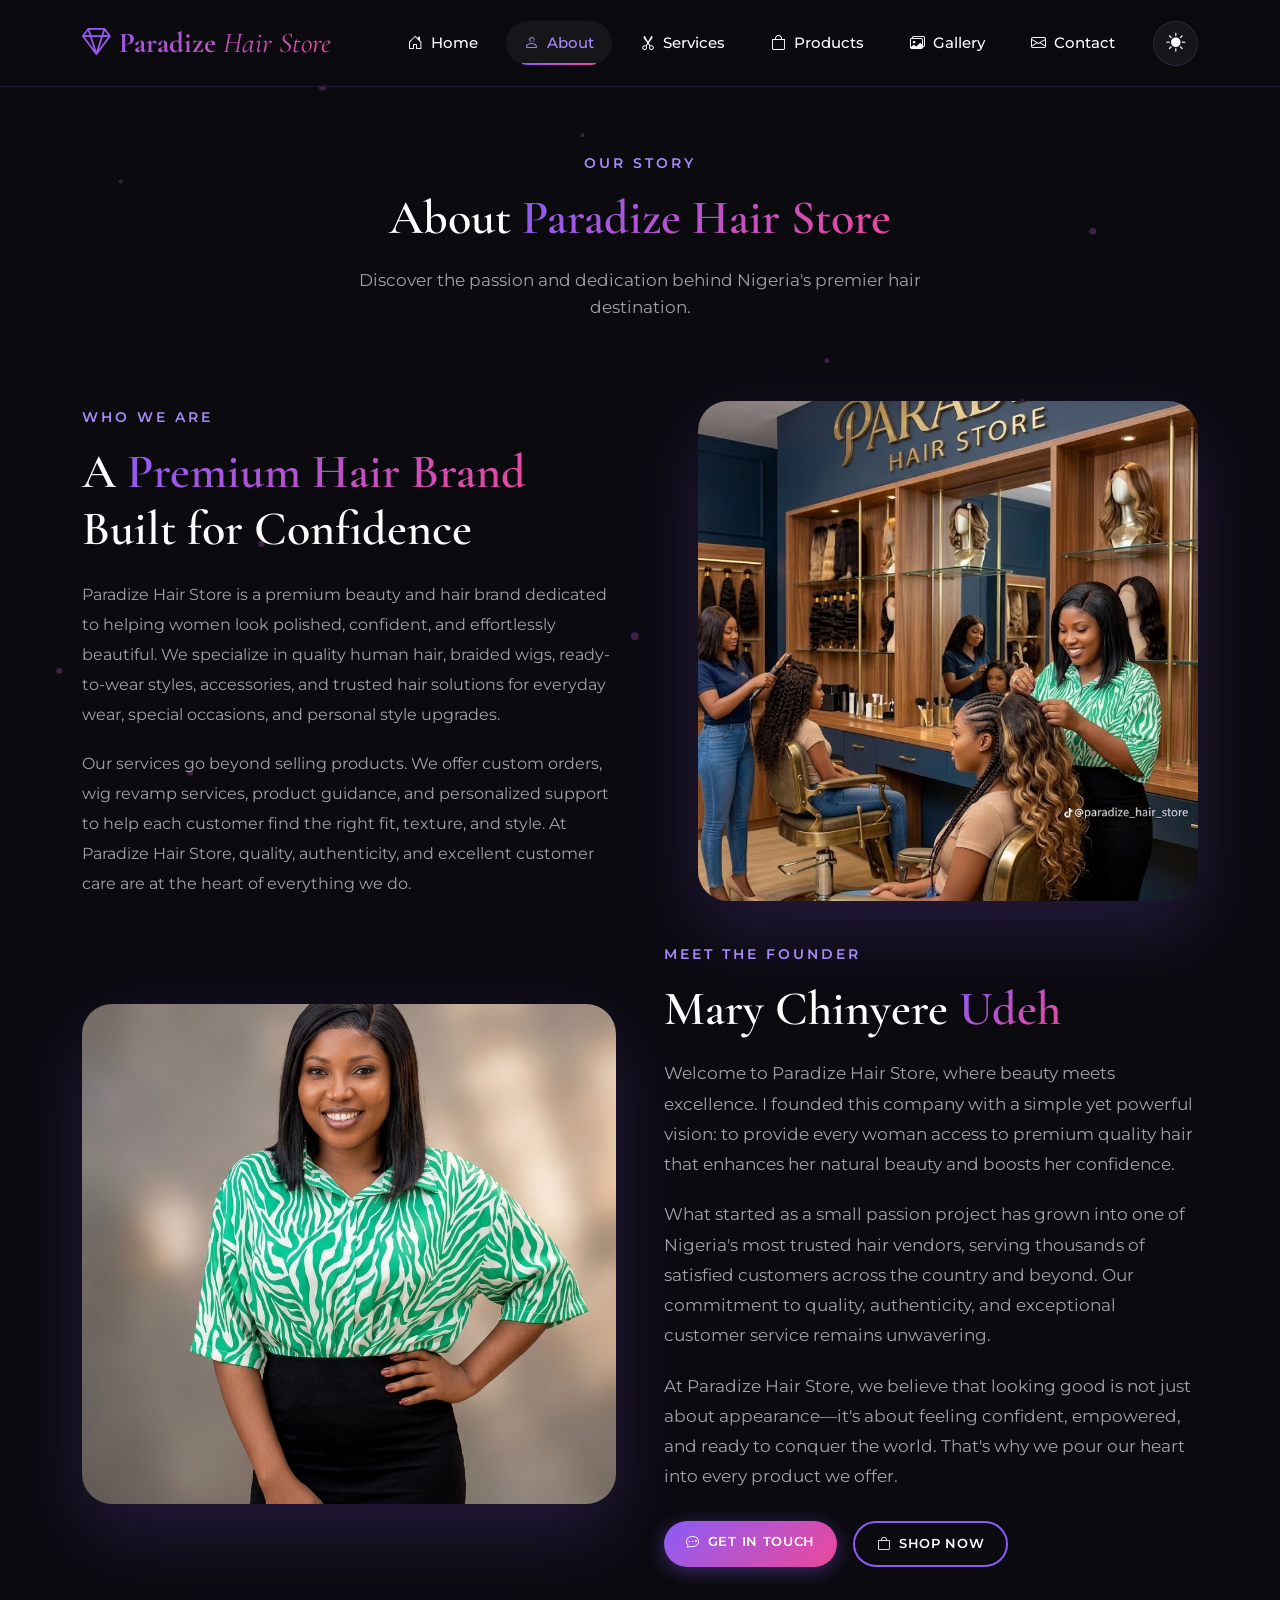
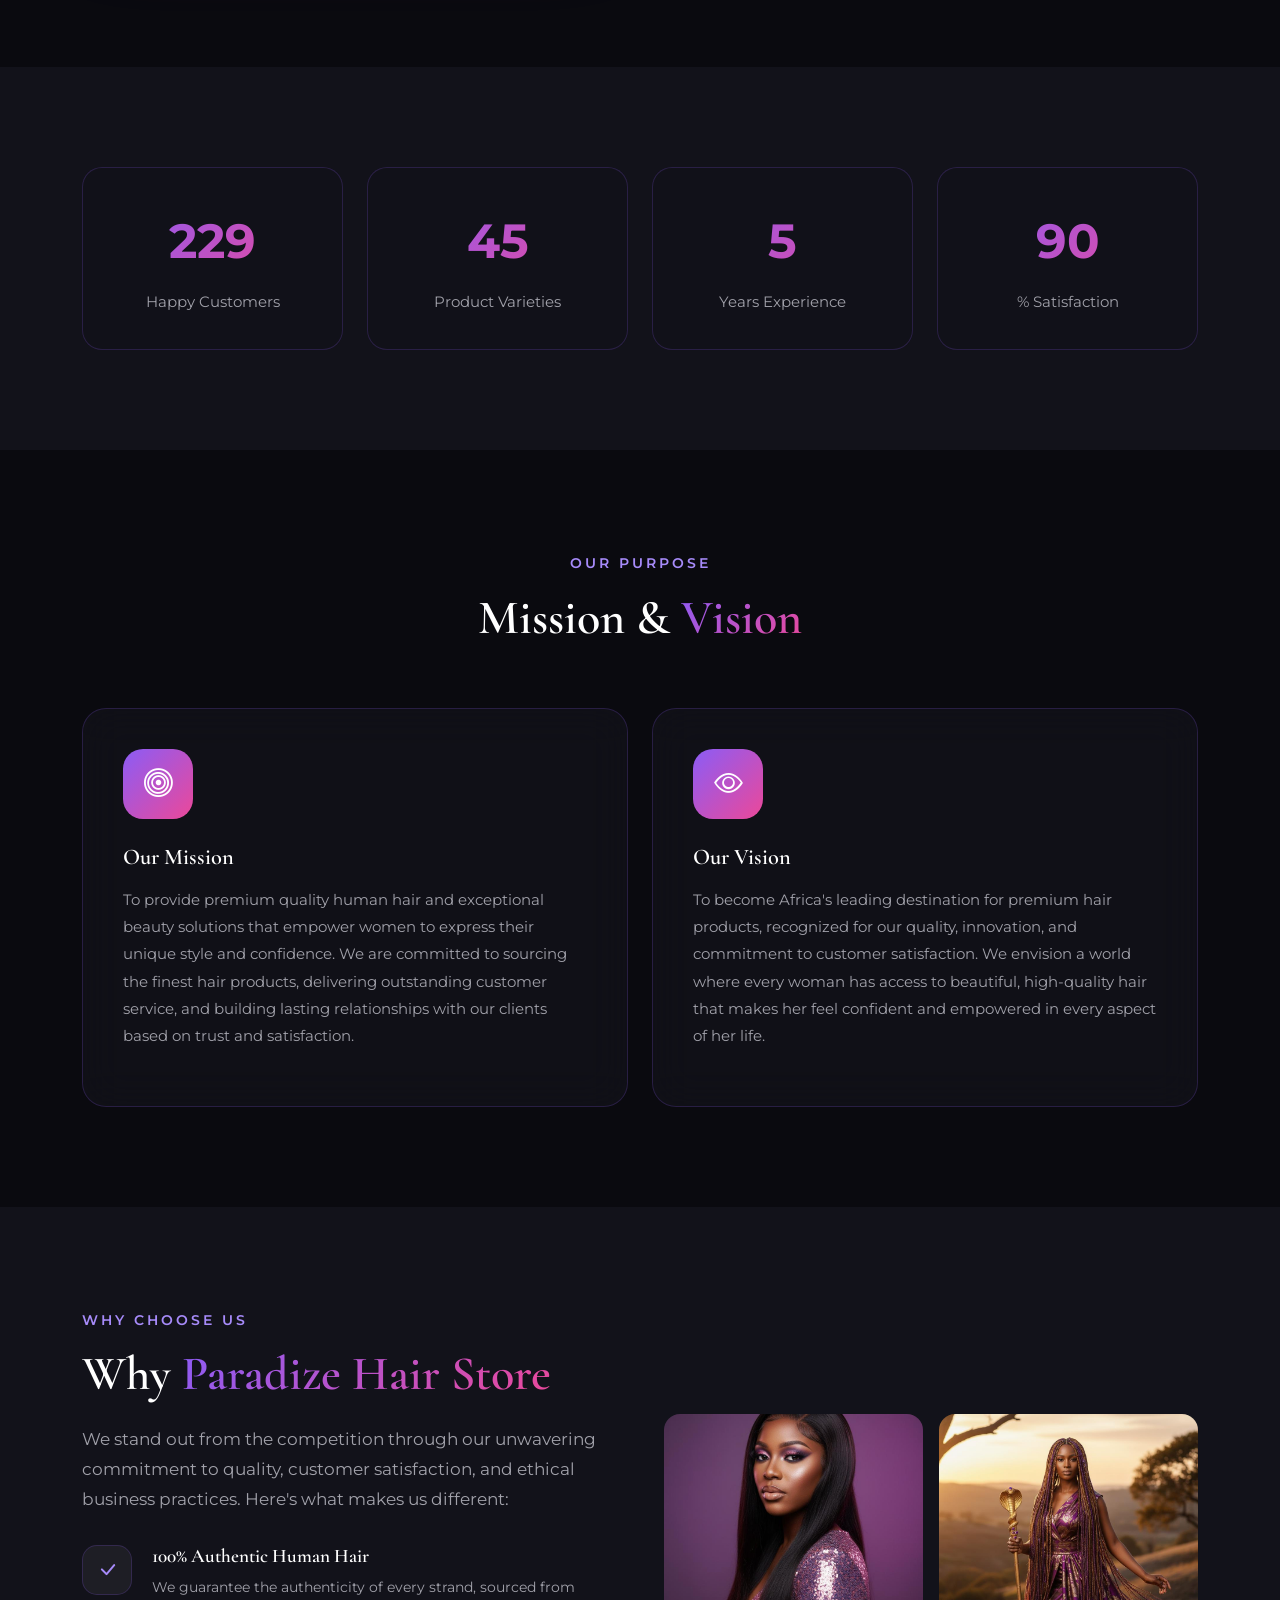
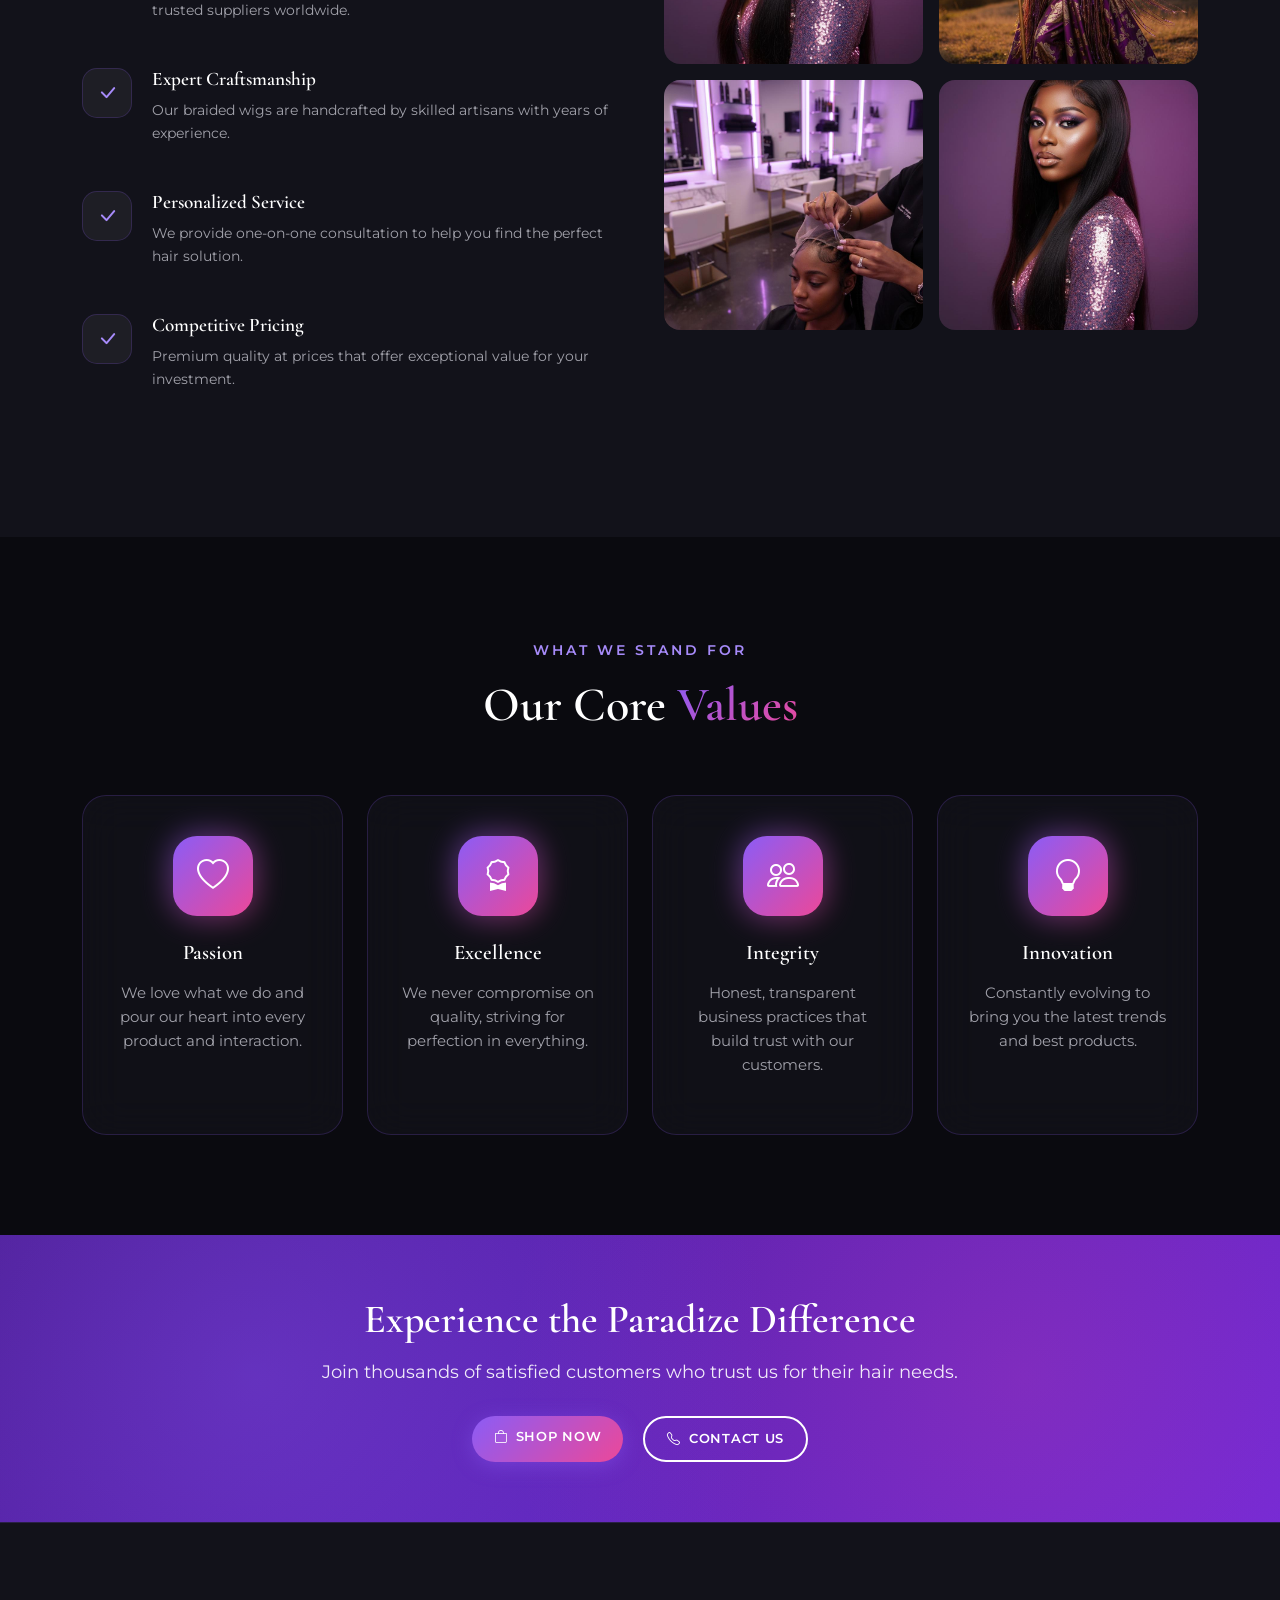
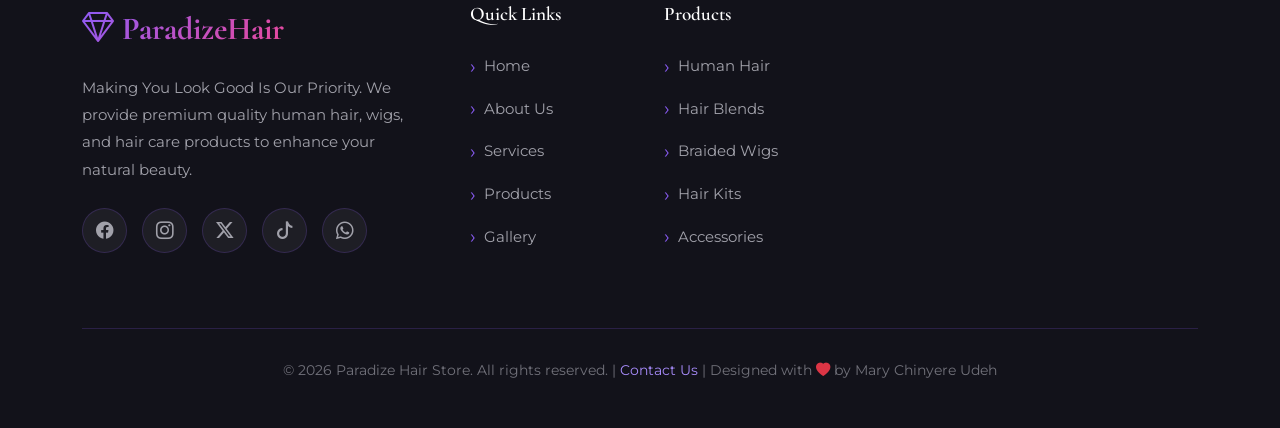
<file: about.html>
<!DOCTYPE html>
<html lang="en" data-theme="dark">
<head>
    <meta charset="UTF-8">
    <meta name="viewport" content="width=device-width, initial-scale=1.0">
    <title>About Us | Paradize Hair Store</title>
    <meta name="description" content="Learn about Paradize Hair Store, our story, mission, and commitment to providing premium quality hair products.">
    <link rel="icon" type="image/svg+xml" href="assets/img/favicon.svg">
    
    <!-- Bootstrap 5 CSS -->
    <link href="https://cdn.jsdelivr.net/npm/bootstrap@5.3.2/dist/css/bootstrap.min.css" rel="stylesheet">
    <!-- Bootstrap Icons -->
    <link rel="stylesheet" href="https://cdn.jsdelivr.net/npm/bootstrap-icons@1.11.1/font/bootstrap-icons.css">
    <!-- Custom CSS -->
    <link rel="stylesheet" href="assets/css/style.css">
</head>
<body class="about-page">
    <!-- Particles Background -->
    <div class="particles-container">
        <div class="particle"></div>
        <div class="particle"></div>
        <div class="particle"></div>
        <div class="particle"></div>
        <div class="particle"></div>
        <div class="particle"></div>
        <div class="particle"></div>
        <div class="particle"></div>
        <div class="particle"></div>
        <div class="particle"></div>
        <div class="particle"></div>
        <div class="particle"></div>
        <div class="particle"></div>
        <div class="particle"></div>
        <div class="particle"></div>
    </div>

    <!-- Navbar -->
    <nav class="navbar navbar-expand-lg fixed-top">
        <div class="container">
            <a class="navbar-brand" href="index.html">
                <i class="bi bi-gem me-2"></i>Paradize<span> Hair Store</span>
            </a>
            <button class="navbar-toggler" type="button" data-bs-toggle="collapse" data-bs-target="#navbarNav">
                <span class="navbar-toggler-icon"></span>
            </button>
            <div class="collapse navbar-collapse" id="navbarNav">
                <ul class="navbar-nav ms-lg-auto align-items-start align-items-lg-center">
                    <li class="nav-item">
                        <a class="nav-link" href="index.html"><i class="bi bi-house-door me-2"></i>Home</a>
                    </li>
                    <li class="nav-item">
                        <a class="nav-link active" href="about.html"><i class="bi bi-person me-2"></i>About</a>
                    </li>
                    <li class="nav-item">
                        <a class="nav-link" href="services.html"><i class="bi bi-scissors me-2"></i>Services</a>
                    </li>
                    <li class="nav-item">
                        <a class="nav-link" href="products.html"><i class="bi bi-bag me-2"></i>Products</a>
                    </li>
                    <li class="nav-item">
                        <a class="nav-link" href="gallery.html"><i class="bi bi-images me-2"></i>Gallery</a>
                    </li>
                    <li class="nav-item">
                        <a class="nav-link" href="contact.html"><i class="bi bi-envelope me-2"></i>Contact</a>
                    </li>
                    <li class="nav-item">
                        <button class="theme-toggle" id="themeToggle" aria-label="Toggle theme">
                            <i class="bi bi-sun-fill"></i>
                        </button>
                    </li>
                </ul>
            </div>
        </div>
    </nav>

    <!-- About Hero Section -->
    <section class="about-hero">
        <div class="container">
            <div class="row justify-content-center">
                <div class="col-lg-8 text-center reveal">
                    <span class="section-subtitle">Our Story</span>
                    <h1 class="section-title">About <span class="gradient-text">Paradize Hair Store</span></h1>
                    <p class="section-description">Discover the passion and dedication behind Nigeria's premier hair destination.</p>
                </div>
            </div>
        </div>
    </section>

    <!-- Brand Introduction Section -->
    <section class="section" style="padding-top: 0; padding-bottom: 40px;">
        <div class="container">
            <div class="row align-items-center g-5">
                <div class="col-lg-6 reveal-left about-intro-copy text-center text-lg-start">
                    <span class="section-subtitle">Who We Are</span>
                    <h2 class="section-title">A <span class="gradient-text">Premium Hair Brand</span> Built for Confidence</h2>
                    <p class="about-intro-text">
                        Paradize Hair Store is a premium beauty and hair brand dedicated to helping women look polished, confident, and effortlessly beautiful. We specialize in quality human hair, braided wigs, ready-to-wear styles, accessories, and trusted hair solutions for everyday wear, special occasions, and personal style upgrades.
                    </p>
                    <p class="about-intro-text">
                        Our services go beyond selling products. We offer custom orders, wig revamp services, product guidance, and personalized support to help each customer find the right fit, texture, and style. At Paradize Hair Store, quality, authenticity, and excellent customer care are at the heart of everything we do.
                    </p>
                </div>
                <div class="col-lg-6 reveal-right">
                    <div class="about-image about-intro-image">
                        <img src="assets/img/about.jpg" alt="Inside Paradize Hair Store">
                        <div class="about-image-frame"></div>
                    </div>
                </div>
            </div>
        </div>
    </section>

    <!-- Brand Story Section -->
    <section class="section" style="padding-top: 0;">
        <div class="container">
            <div class="row align-items-center g-5">
                <div class="col-lg-6 reveal-left">
                    <div class="about-image">
                        <img src="assets/img/Founder Image.png" alt="Mary Chinyere Udeh - Founder">
                        <div class="about-image-frame"></div>
                    </div>
                </div>
                <div class="col-lg-6 reveal-right">
                    <span class="section-subtitle">Meet The Founder</span>
                    <h2 class="section-title">Mary Chinyere <span class="gradient-text">Udeh</span></h2>
                    <p style="color: var(--text-secondary); font-size: 1.05rem; line-height: 1.8; margin-bottom: 20px;">
                        Welcome to Paradize Hair Store, where beauty meets excellence. I founded this company with a simple yet powerful vision: to provide every woman access to premium quality hair that enhances her natural beauty and boosts her confidence.
                    </p>
                    <p style="color: var(--text-secondary); font-size: 1.05rem; line-height: 1.8; margin-bottom: 20px;">
                        What started as a small passion project has grown into one of Nigeria's most trusted hair vendors, serving thousands of satisfied customers across the country and beyond. Our commitment to quality, authenticity, and exceptional customer service remains unwavering.
                    </p>
                    <p style="color: var(--text-secondary); font-size: 1.05rem; line-height: 1.8; margin-bottom: 30px;">
                        At Paradize Hair Store, we believe that looking good is not just about appearance—it's about feeling confident, empowered, and ready to conquer the world. That's why we pour our heart into every product we offer.
                    </p>
                    <div class="d-flex gap-3 about-hero-actions">
                        <a href="contact.html" class="btn btn-primary">
                            <i class="bi bi-chat-dots me-2"></i>Get in Touch
                        </a>
                        <a href="products.html" class="btn btn-secondary">
                            <i class="bi bi-bag me-2"></i>Shop Now
                        </a>
                    </div>
                </div>
            </div>
        </div>
    </section>

    <!-- Stats Section -->
    <section class="section" style="background: var(--bg-secondary);">
        <div class="container">
            <div class="row g-4 about-stats-grid">
                <div class="col-6 col-lg-3 reveal stagger-1">
                    <div class="stats-card">
                        <div class="stats-number" data-count="250">0</div>
                        <div class="stats-label">Happy Customers</div>
                    </div>
                </div>
                <div class="col-6 col-lg-3 reveal stagger-2">
                    <div class="stats-card">
                        <div class="stats-number" data-count="50">0</div>
                        <div class="stats-label">Product Varieties</div>
                    </div>
                </div>
                <div class="col-6 col-lg-3 reveal stagger-3">
                    <div class="stats-card">
                        <div class="stats-number" data-count="6">0</div>
                        <div class="stats-label">Years Experience</div>
                    </div>
                </div>
                <div class="col-6 col-lg-3 reveal stagger-4">
                    <div class="stats-card">
                        <div class="stats-number" data-count="99">0</div>
                        <div class="stats-label">% Satisfaction</div>
                    </div>
                </div>
            </div>
        </div>
    </section>

    <!-- Mission & Vision Section -->
    <section class="section">
        <div class="container">
            <div class="section-header reveal">
                <span class="section-subtitle">Our Purpose</span>
                <h2 class="section-title">Mission & <span class="gradient-text">Vision</span></h2>
            </div>
            
            <div class="row g-4">
                <div class="col-md-6 reveal-left">
                    <div class="mission-card">
                        <div class="mission-icon">
                            <i class="bi bi-bullseye"></i>
                        </div>
                        <h3 class="mission-title">Our Mission</h3>
                        <p class="mission-text">
                            To provide premium quality human hair and exceptional beauty solutions that empower women to express their unique style and confidence. We are committed to sourcing the finest hair products, delivering outstanding customer service, and building lasting relationships with our clients based on trust and satisfaction.
                        </p>
                    </div>
                </div>
                
                <div class="col-md-6 reveal-right">
                    <div class="mission-card">
                        <div class="mission-icon">
                            <i class="bi bi-eye"></i>
                        </div>
                        <h3 class="mission-title">Our Vision</h3>
                        <p class="mission-text">
                            To become Africa's leading destination for premium hair products, recognized for our quality, innovation, and commitment to customer satisfaction. We envision a world where every woman has access to beautiful, high-quality hair that makes her feel confident and empowered in every aspect of her life.
                        </p>
                    </div>
                </div>
            </div>
        </div>
    </section>

    <!-- Why Paradize Section -->
    <section class="section" style="background: var(--bg-secondary);">
        <div class="container">
            <div class="row align-items-center g-5">
                <div class="col-lg-6 reveal-left">
                    <span class="section-subtitle">Why Choose Us</span>
                    <h2 class="section-title">Why <span class="gradient-text">Paradize Hair Store</span></h2>
                    <p style="color: var(--text-secondary); font-size: 1.05rem; line-height: 1.8; margin-bottom: 30px;">
                        We stand out from the competition through our unwavering commitment to quality, customer satisfaction, and ethical business practices. Here's what makes us different:
                    </p>
                    
                    <div class="value-item">
                        <div class="value-icon">
                            <i class="bi bi-check-lg"></i>
                        </div>
                        <div class="value-content">
                            <h4>100% Authentic Human Hair</h4>
                            <p>We guarantee the authenticity of every strand, sourced from trusted suppliers worldwide.</p>
                        </div>
                    </div>
                    
                    <div class="value-item">
                        <div class="value-icon">
                            <i class="bi bi-check-lg"></i>
                        </div>
                        <div class="value-content">
                            <h4>Expert Craftsmanship</h4>
                            <p>Our braided wigs are handcrafted by skilled artisans with years of experience.</p>
                        </div>
                    </div>
                    
                    <div class="value-item">
                        <div class="value-icon">
                            <i class="bi bi-check-lg"></i>
                        </div>
                        <div class="value-content">
                            <h4>Personalized Service</h4>
                            <p>We provide one-on-one consultation to help you find the perfect hair solution.</p>
                        </div>
                    </div>
                    
                    <div class="value-item">
                        <div class="value-icon">
                            <i class="bi bi-check-lg"></i>
                        </div>
                        <div class="value-content">
                            <h4>Competitive Pricing</h4>
                            <p>Premium quality at prices that offer exceptional value for your investment.</p>
                        </div>
                    </div>
                </div>
                
                <div class="col-lg-6 reveal-right">
                    <div class="row g-3">
                        <div class="col-6">
                            <img src="assets/img/gallery-3.jpg" alt="Happy Customer" class="img-fluid rounded-4" style="height: 250px; object-fit: cover; width: 100%;">
                        </div>
                        <div class="col-6">
                            <img src="assets/img/gallery-2.jpg" alt="Braided Wig" class="img-fluid rounded-4" style="height: 250px; object-fit: cover; width: 100%;">
                        </div>
                        <div class="col-6">
                            <img src="assets/img/gallery-1.jpg" alt="Deep Wave Wig" class="img-fluid rounded-4" style="height: 250px; object-fit: cover; width: 100%;">
                        </div>
                        <div class="col-6">
                            <img src="assets/img/gallery-4.jpg" alt="Straight Human Hair" class="img-fluid rounded-4" style="height: 250px; object-fit: cover; width: 100%;">
                        </div>
                    </div>
                </div>
            </div>
        </div>
    </section>

    <!-- Core Values Section -->
    <section class="section">
        <div class="container">
            <div class="section-header reveal">
                <span class="section-subtitle">What We Stand For</span>
                <h2 class="section-title">Our Core <span class="gradient-text">Values</span></h2>
            </div>
            
            <div class="row g-4">
                <div class="col-md-6 col-lg-3 reveal stagger-1">
                    <div class="feature-card">
                        <div class="feature-icon">
                            <i class="bi bi-heart"></i>
                        </div>
                        <h4 class="feature-title">Passion</h4>
                        <p class="feature-text">We love what we do and pour our heart into every product and interaction.</p>
                    </div>
                </div>
                
                <div class="col-md-6 col-lg-3 reveal stagger-2">
                    <div class="feature-card">
                        <div class="feature-icon">
                            <i class="bi bi-award"></i>
                        </div>
                        <h4 class="feature-title">Excellence</h4>
                        <p class="feature-text">We never compromise on quality, striving for perfection in everything.</p>
                    </div>
                </div>
                
                <div class="col-md-6 col-lg-3 reveal stagger-3">
                    <div class="feature-card">
                        <div class="feature-icon">
                            <i class="bi bi-people"></i>
                        </div>
                        <h4 class="feature-title">Integrity</h4>
                        <p class="feature-text">Honest, transparent business practices that build trust with our customers.</p>
                    </div>
                </div>
                
                <div class="col-md-6 col-lg-3 reveal stagger-4">
                    <div class="feature-card">
                        <div class="feature-icon">
                            <i class="bi bi-lightbulb"></i>
                        </div>
                        <h4 class="feature-title">Innovation</h4>
                        <p class="feature-text">Constantly evolving to bring you the latest trends and best products.</p>
                    </div>
                </div>
            </div>
        </div>
    </section>

    <!-- CTA Strip -->
    <section class="cta-strip">
        <div class="container">
            <div class="cta-content reveal">
                <h2 class="cta-title">Experience the Paradize Difference</h2>
                <p class="cta-text">Join thousands of satisfied customers who trust us for their hair needs.</p>
                <div class="cta-buttons">
                    <a href="products.html" class="btn btn-primary btn-lg">
                        <i class="bi bi-bag me-2"></i>Shop Now
                    </a>
                    <a href="contact.html" class="btn btn-outline btn-lg" style="border-color: white; color: white;">
                        <i class="bi bi-telephone me-2"></i>Contact Us
                    </a>
                </div>
            </div>
        </div>
    </section>

    <!-- Footer -->
    <footer class="footer">
        <div class="container">
            <div class="row g-5">
                <div class="col-lg-4">
                    <a href="index.html" class="footer-brand">
                        <i class="bi bi-gem me-2"></i>Paradize<span>Hair</span>
                    </a>
                    <p class="footer-text">Making You Look Good Is Our Priority. We provide premium quality human hair, wigs, and hair care products to enhance your natural beauty.</p>
                    <div class="footer-social">
                        <a href="#" class="social-link" aria-label="Facebook"><i class="bi bi-facebook"></i></a>
                        <a href="#" class="social-link" aria-label="Instagram"><i class="bi bi-instagram"></i></a>
                        <a href="#" class="social-link" aria-label="Twitter"><i class="bi bi-twitter-x"></i></a>
                        <a href="#" class="social-link" aria-label="TikTok"><i class="bi bi-tiktok"></i></a>
                        <a href="https://wa.me/2348168532364" class="social-link" aria-label="WhatsApp"><i class="bi bi-whatsapp"></i></a>
                    </div>
                </div>
                
                <div class="col-lg-2 col-md-4">
                    <h4 class="footer-title">Quick Links</h4>
                    <ul class="footer-links">
                        <li><a href="index.html">Home</a></li>
                        <li><a href="about.html">About Us</a></li>
                        <li><a href="services.html">Services</a></li>
                        <li><a href="products.html">Products</a></li>
                        <li><a href="gallery.html">Gallery</a></li>
                    </ul>
                </div>
                
                <div class="col-lg-2 col-md-4">
                    <h4 class="footer-title">Products</h4>
                    <ul class="footer-links">
                        <li><a href="products.html">Human Hair</a></li>
                        <li><a href="products.html">Hair Blends</a></li>
                        <li><a href="products.html">Braided Wigs</a></li>
                        <li><a href="products.html">Hair Kits</a></li>
                        <li><a href="products.html">Accessories</a></li>
                    </ul>
                </div>
                
            </div>
            
            <div class="footer-bottom">
                <p class="footer-copyright">
                    &copy; 2026 Paradize Hair Store. All rights reserved. | 
                    <a href="contact.html">Contact Us</a> | 
                    Designed with <i class="bi bi-heart-fill text-danger"></i> by Mary Chinyere Udeh
                </p>
            </div>
        </div>
    </footer>

    <!-- Bootstrap JS -->
    <script src="https://cdn.jsdelivr.net/npm/bootstrap@5.3.2/dist/js/bootstrap.bundle.min.js"></script>
    <!-- Custom JS -->
    <script src="assets/js/script.js"></script>
</body>
</html>
</file>
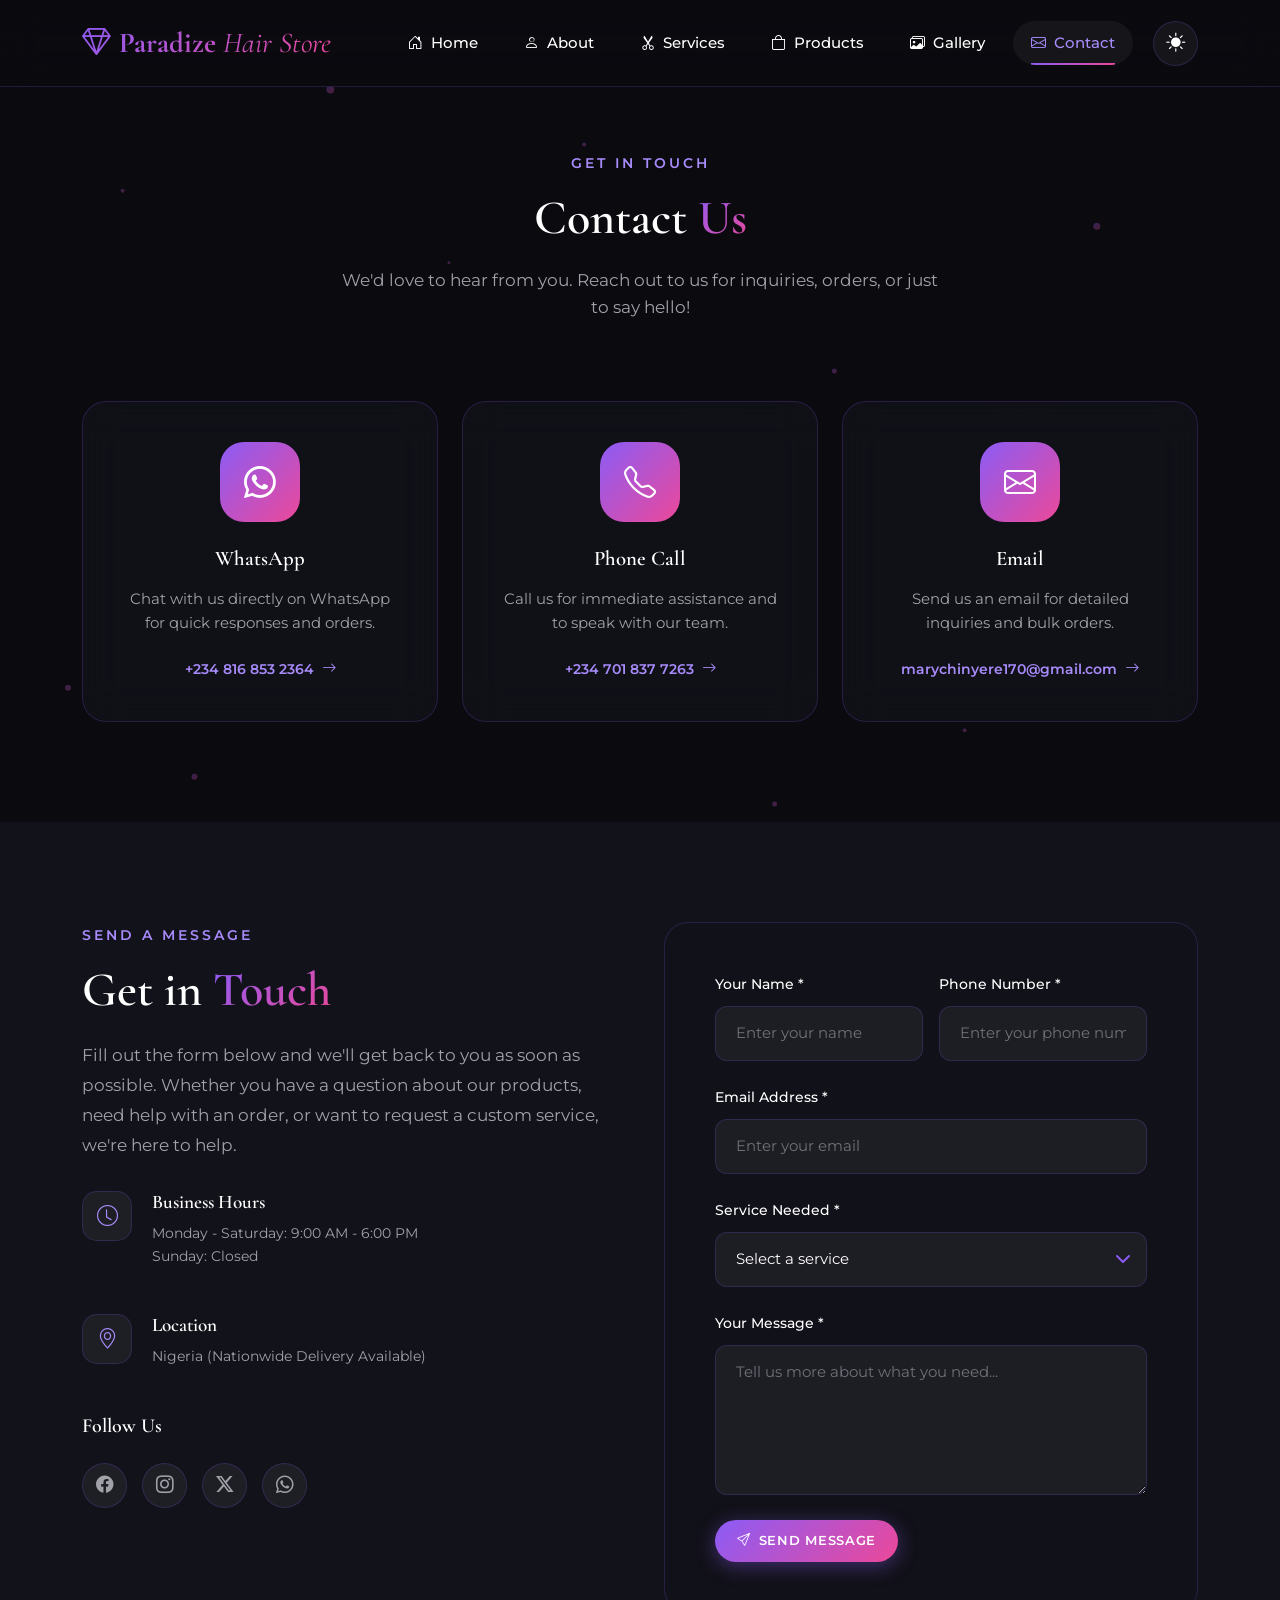
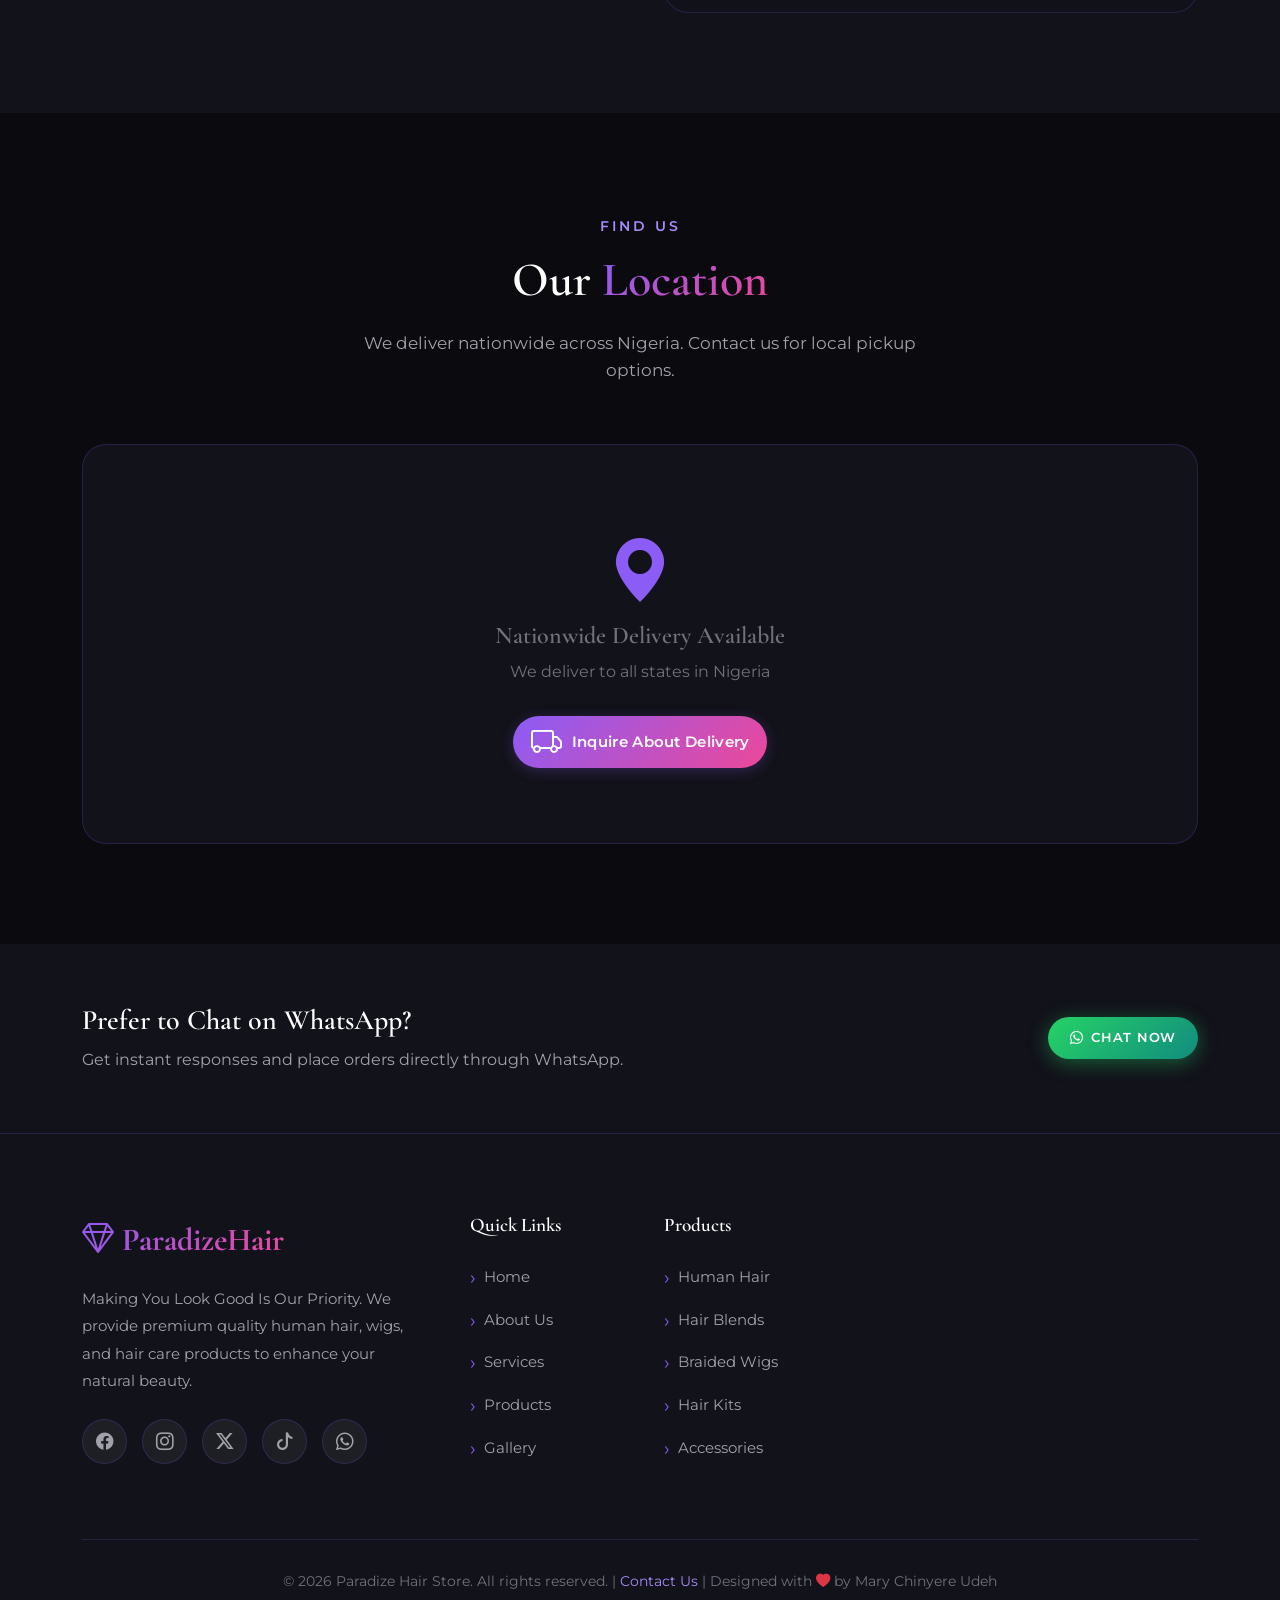
<file: contact.html>
<!DOCTYPE html>
<html lang="en" data-theme="dark">
<head>
    <meta charset="UTF-8">
    <meta name="viewport" content="width=device-width, initial-scale=1.0">
    <title>Contact Us | Paradize Hair Store</title>
    <meta name="description" content="Get in touch with Paradize Hair Store. Contact us via WhatsApp, phone, email, or fill out our contact form for inquiries and orders.">
    <link rel="icon" type="image/svg+xml" href="assets/img/favicon.svg">
    
    <!-- Bootstrap 5 CSS -->
    <link href="https://cdn.jsdelivr.net/npm/bootstrap@5.3.2/dist/css/bootstrap.min.css" rel="stylesheet">
    <!-- Bootstrap Icons -->
    <link rel="stylesheet" href="https://cdn.jsdelivr.net/npm/bootstrap-icons@1.11.1/font/bootstrap-icons.css">
    <!-- Custom CSS -->
    <link rel="stylesheet" href="assets/css/style.css">
</head>
<body class="contact-page">
    <!-- Particles Background -->
    <div class="particles-container">
        <div class="particle"></div>
        <div class="particle"></div>
        <div class="particle"></div>
        <div class="particle"></div>
        <div class="particle"></div>
        <div class="particle"></div>
        <div class="particle"></div>
        <div class="particle"></div>
        <div class="particle"></div>
        <div class="particle"></div>
        <div class="particle"></div>
        <div class="particle"></div>
        <div class="particle"></div>
        <div class="particle"></div>
        <div class="particle"></div>
    </div>

    <!-- Navbar -->
    <nav class="navbar navbar-expand-lg fixed-top">
        <div class="container">
            <a class="navbar-brand" href="index.html">
                <i class="bi bi-gem me-2"></i>Paradize<span> Hair Store</span>
            </a>
            <button class="navbar-toggler" type="button" data-bs-toggle="collapse" data-bs-target="#navbarNav">
                <span class="navbar-toggler-icon"></span>
            </button>
            <div class="collapse navbar-collapse" id="navbarNav">
                <ul class="navbar-nav ms-lg-auto align-items-start align-items-lg-center">
                    <li class="nav-item">
                        <a class="nav-link" href="index.html"><i class="bi bi-house-door me-2"></i>Home</a>
                    </li>
                    <li class="nav-item">
                        <a class="nav-link" href="about.html"><i class="bi bi-person me-2"></i>About</a>
                    </li>
                    <li class="nav-item">
                        <a class="nav-link" href="services.html"><i class="bi bi-scissors me-2"></i>Services</a>
                    </li>
                    <li class="nav-item">
                        <a class="nav-link" href="products.html"><i class="bi bi-bag me-2"></i>Products</a>
                    </li>
                    <li class="nav-item">
                        <a class="nav-link" href="gallery.html"><i class="bi bi-images me-2"></i>Gallery</a>
                    </li>
                    <li class="nav-item">
                        <a class="nav-link active" href="contact.html"><i class="bi bi-envelope me-2"></i>Contact</a>
                    </li>
                    <li class="nav-item">
                        <button class="theme-toggle" id="themeToggle" aria-label="Toggle theme">
                            <i class="bi bi-sun-fill"></i>
                        </button>
                    </li>
                </ul>
            </div>
        </div>
    </nav>

    <!-- Contact Hero Section -->
    <section class="contact-hero">
        <div class="container">
            <div class="row justify-content-center">
                <div class="col-lg-8 text-center reveal">
                    <span class="section-subtitle">Get In Touch</span>
                    <h1 class="section-title">Contact <span class="gradient-text">Us</span></h1>
                    <p class="section-description">We'd love to hear from you. Reach out to us for inquiries, orders, or just to say hello!</p>
                </div>
            </div>
        </div>
    </section>

    <!-- Contact Cards Section -->
    <section class="section" style="padding-top: 0;">
        <div class="container">
            <div class="row g-4">
                <!-- WhatsApp Card -->
                <div class="col-md-4 reveal stagger-1">
                    <div class="contact-card">
                        <div class="contact-icon">
                            <i class="bi bi-whatsapp"></i>
                        </div>
                        <h4 class="contact-title">WhatsApp</h4>
                        <p class="contact-info">Chat with us directly on WhatsApp for quick responses and orders.</p>
                        <a href="https://wa.me/2348168532364?text=Hello%20Paradize%20Hair%20Store,%20I'd%20like%20to%20order/ask%20about..." class="contact-link" target="_blank">
                            <span>+234 816 853 2364</span>
                            <i class="bi bi-arrow-right"></i>
                        </a>
                    </div>
                </div>

                <!-- Phone Card -->
                <div class="col-md-4 reveal stagger-2">
                    <div class="contact-card">
                        <div class="contact-icon">
                            <i class="bi bi-telephone"></i>
                        </div>
                        <h4 class="contact-title">Phone Call</h4>
                        <p class="contact-info">Call us for immediate assistance and to speak with our team.</p>
                        <a href="tel:+2347018377263" class="contact-link">
                            <span>+234 701 837 7263</span>
                            <i class="bi bi-arrow-right"></i>
                        </a>
                    </div>
                </div>

                <!-- Email Card -->
                <div class="col-md-4 reveal stagger-3">
                    <div class="contact-card">
                        <div class="contact-icon">
                            <i class="bi bi-envelope"></i>
                        </div>
                        <h4 class="contact-title">Email</h4>
                        <p class="contact-info">Send us an email for detailed inquiries and bulk orders.</p>
                        <a href="mailto:marychinyere170@gmail.com" class="contact-link">
                            <span>marychinyere170@gmail.com</span>
                            <i class="bi bi-arrow-right"></i>
                        </a>
                    </div>
                </div>
            </div>
        </div>
    </section>

    <!-- Contact Form Section -->
    <section class="section" style="background: var(--bg-secondary);">
        <div class="container">
            <div class="row g-5">
                <div class="col-lg-6 reveal-left">
                    <span class="section-subtitle">Send a Message</span>
                    <h2 class="section-title">Get in <span class="gradient-text">Touch</span></h2>
                    <p style="color: var(--text-secondary); font-size: 1.05rem; line-height: 1.8; margin-bottom: 30px;">
                        Fill out the form below and we'll get back to you as soon as possible. Whether you have a question about our products, need help with an order, or want to request a custom service, we're here to help.
                    </p>
                    
                    <div class="value-item">
                        <div class="value-icon">
                            <i class="bi bi-clock"></i>
                        </div>
                        <div class="value-content">
                            <h4>Business Hours</h4>
                            <p>Monday - Saturday: 9:00 AM - 6:00 PM<br>Sunday: Closed</p>
                        </div>
                    </div>
                    
                    <div class="value-item">
                        <div class="value-icon">
                            <i class="bi bi-geo-alt"></i>
                        </div>
                        <div class="value-content">
                            <h4>Location</h4>
                            <p>Nigeria (Nationwide Delivery Available)</p>
                        </div>
                    </div>
                    
                    <div class="mt-4">
                        <h5 style="margin-bottom: 15px;">Follow Us</h5>
                        <div class="footer-social">
                            <a href="#" class="social-link" aria-label="Facebook"><i class="bi bi-facebook"></i></a>
                            <a href="#" class="social-link" aria-label="Instagram"><i class="bi bi-instagram"></i></a>
                            <a href="#" class="social-link" aria-label="Twitter"><i class="bi bi-twitter-x"></i></a>
                            <a href="https://wa.me/2348168532364" class="social-link" aria-label="WhatsApp"><i class="bi bi-whatsapp"></i></a>
                        </div>
                    </div>
                </div>
                
                <div class="col-lg-6 reveal-right">
                    <div class="contact-form-container">
                        <form id="contactForm" data-form-endpoint="https://formspree.io/f/your-form-id">
                            <input type="hidden" name="_subject" value="New inquiry from Paradize Hair Store website">
                            <div class="row g-3">
                                <div class="col-md-6">
                                    <div class="form-group">
                                        <label class="form-label" for="name">Your Name *</label>
                                        <input type="text" class="form-control" id="name" name="name" placeholder="Enter your name" required>
                                        <span class="form-error">Please enter your name</span>
                                    </div>
                                </div>
                                <div class="col-md-6">
                                    <div class="form-group">
                                        <label class="form-label" for="phone">Phone Number *</label>
                                        <input type="tel" class="form-control" id="phone" name="phone" placeholder="Enter your phone number" required>
                                        <span class="form-error">Please enter a valid phone number</span>
                                    </div>
                                </div>
                            </div>
                            
                            <div class="form-group">
                                <label class="form-label" for="email">Email Address *</label>
                                <input type="email" class="form-control" id="email" name="email" placeholder="Enter your email" required>
                                <span class="form-error">Please enter a valid email</span>
                            </div>
                            
                            <div class="form-group">
                                <label class="form-label" for="service">Service Needed *</label>
                                <select class="form-select" id="service" name="service" required>
                                    <option value="">Select a service</option>
                                    <option value="product-inquiry">Product Inquiry</option>
                                    <option value="place-order">Place an Order</option>
                                    <option value="custom-wig">Custom Wig Request</option>
                                    <option value="braided-wig">Braided Wig Order</option>
                                    <option value="wholesale">Wholesale/Bulk Order</option>
                                    <option value="consultation">Hair Consultation</option>
                                    <option value="wig-revamp">Wig Revamp Service</option>
                                    <option value="other">Other</option>
                                </select>
                                <span class="form-error">Please select a service</span>
                            </div>
                            
                            <div class="form-group">
                                <label class="form-label" for="message">Your Message *</label>
                                <textarea class="form-control" id="message" name="message" placeholder="Tell us more about what you need..." required></textarea>
                                <span class="form-error">Please enter your message (at least 10 characters)</span>
                            </div>
                            
                            <button type="submit" class="btn btn-primary contact-submit-btn" id="contactSubmitBtn">
                                <i class="bi bi-send me-2"></i>Send Message
                            </button>
                        </form>
                    </div>
                </div>
            </div>
        </div>
    </section>

    <!-- Map Section -->
    <section class="section">
        <div class="container">
            <div class="section-header reveal">
                <span class="section-subtitle">Find Us</span>
                <h2 class="section-title">Our <span class="gradient-text">Location</span></h2>
                <p class="section-description">We deliver nationwide across Nigeria. Contact us for local pickup options.</p>
            </div>
            
            <div class="map-container reveal">
                <div class="map-placeholder">
                    <i class="bi bi-geo-alt-fill"></i>
                    <h4>Nationwide Delivery Available</h4>
                    <p>We deliver to all states in Nigeria</p>
                    <a href="https://wa.me/2348168532364?text=Hello%20Paradize%20Hair%20Store,%20I'd%20like%20to%20know%20about%20delivery%20to%20my%20location..." class="btn btn-primary mt-3 delivery-inquiry-btn" target="_blank">
                        <i class="bi bi-truck"></i>Inquire About Delivery
                    </a>
                </div>
            </div>
        </div>
    </section>

    <!-- Quick CTA Section -->
    <section class="section" style="background: var(--bg-secondary); padding: 60px 0;">
        <div class="container">
            <div class="row align-items-center">
                <div class="col-lg-8 reveal-left">
                    <h3 style="margin-bottom: 10px;">Prefer to Chat on WhatsApp?</h3>
                    <p style="color: var(--text-secondary); margin-bottom: 0;">Get instant responses and place orders directly through WhatsApp.</p>
                </div>
                <div class="col-lg-4 text-lg-end reveal-right">
                    <a href="https://wa.me/2348168532364?text=Hello%20Paradize%20Hair%20Store,%20I'd%20like%20to%20order/ask%20about..." class="btn btn-whatsapp btn-lg contact-chat-btn" target="_blank">
                        <i class="bi bi-whatsapp me-2"></i>Chat Now
                    </a>
                </div>
            </div>
        </div>
    </section>

    <!-- Footer -->
    <footer class="footer">
        <div class="container">
            <div class="row g-5">
                <div class="col-lg-4">
                    <a href="index.html" class="footer-brand">
                        <i class="bi bi-gem me-2"></i>Paradize<span>Hair</span>
                    </a>
                    <p class="footer-text">Making You Look Good Is Our Priority. We provide premium quality human hair, wigs, and hair care products to enhance your natural beauty.</p>
                    <div class="footer-social">
                        <a href="#" class="social-link" aria-label="Facebook"><i class="bi bi-facebook"></i></a>
                        <a href="#" class="social-link" aria-label="Instagram"><i class="bi bi-instagram"></i></a>
                        <a href="#" class="social-link" aria-label="Twitter"><i class="bi bi-twitter-x"></i></a>
                        <a href="#" class="social-link" aria-label="TikTok"><i class="bi bi-tiktok"></i></a>
                        <a href="https://wa.me/2348168532364" class="social-link" aria-label="WhatsApp"><i class="bi bi-whatsapp"></i></a>
                    </div>
                </div>
                
                <div class="col-lg-2 col-md-4">
                    <h4 class="footer-title">Quick Links</h4>
                    <ul class="footer-links">
                        <li><a href="index.html">Home</a></li>
                        <li><a href="about.html">About Us</a></li>
                        <li><a href="services.html">Services</a></li>
                        <li><a href="products.html">Products</a></li>
                        <li><a href="gallery.html">Gallery</a></li>
                    </ul>
                </div>
                
                <div class="col-lg-2 col-md-4">
                    <h4 class="footer-title">Products</h4>
                    <ul class="footer-links">
                        <li><a href="products.html">Human Hair</a></li>
                        <li><a href="products.html">Hair Blends</a></li>
                        <li><a href="products.html">Braided Wigs</a></li>
                        <li><a href="products.html">Hair Kits</a></li>
                        <li><a href="products.html">Accessories</a></li>
                    </ul>
                </div>
                
            </div>
            
            <div class="footer-bottom">
                <p class="footer-copyright">
                    &copy; 2026 Paradize Hair Store. All rights reserved. | 
                    <a href="contact.html">Contact Us</a> | 
                    Designed with <i class="bi bi-heart-fill text-danger"></i> by Mary Chinyere Udeh
                </p>
            </div>
        </div>
    </footer>

    <!-- Bootstrap JS -->
    <script src="https://cdn.jsdelivr.net/npm/bootstrap@5.3.2/dist/js/bootstrap.bundle.min.js"></script>
    <!-- Custom JS -->
    <script src="assets/js/script.js"></script>
</body>
</html>
</file>
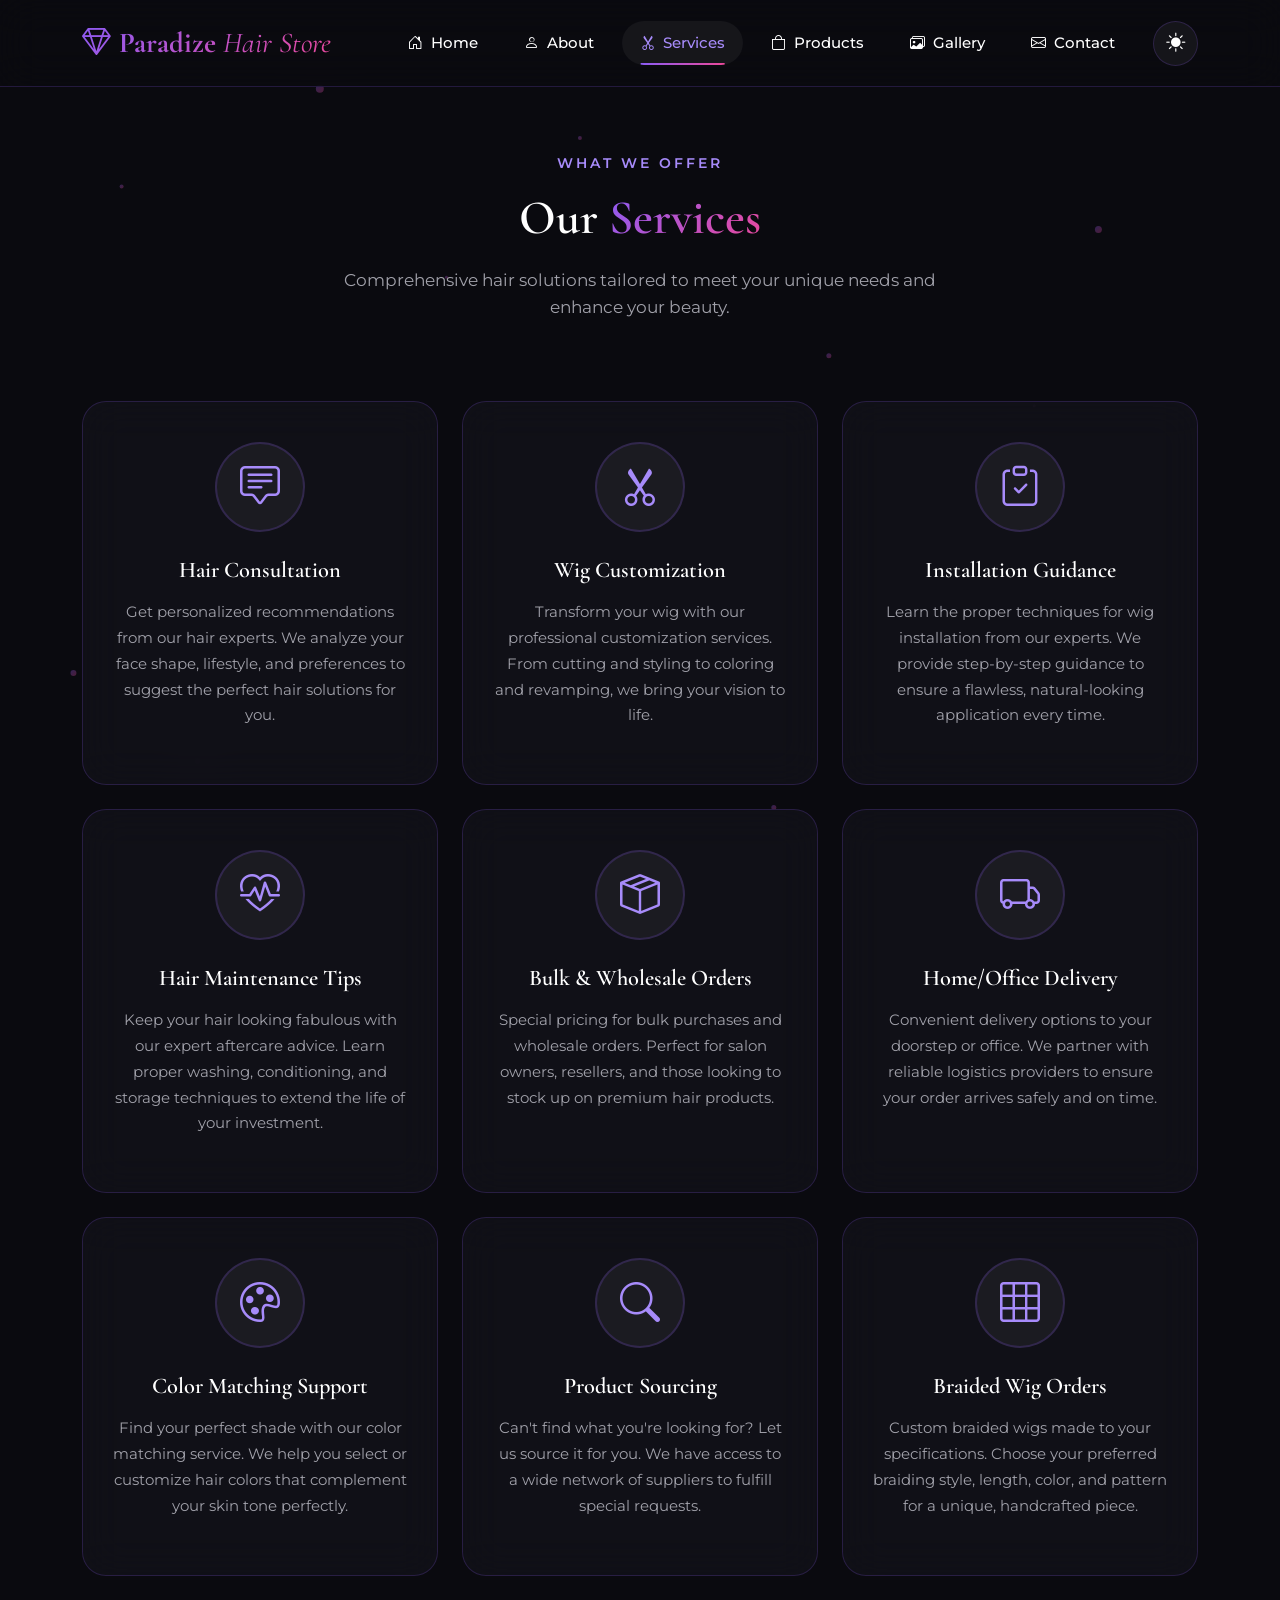
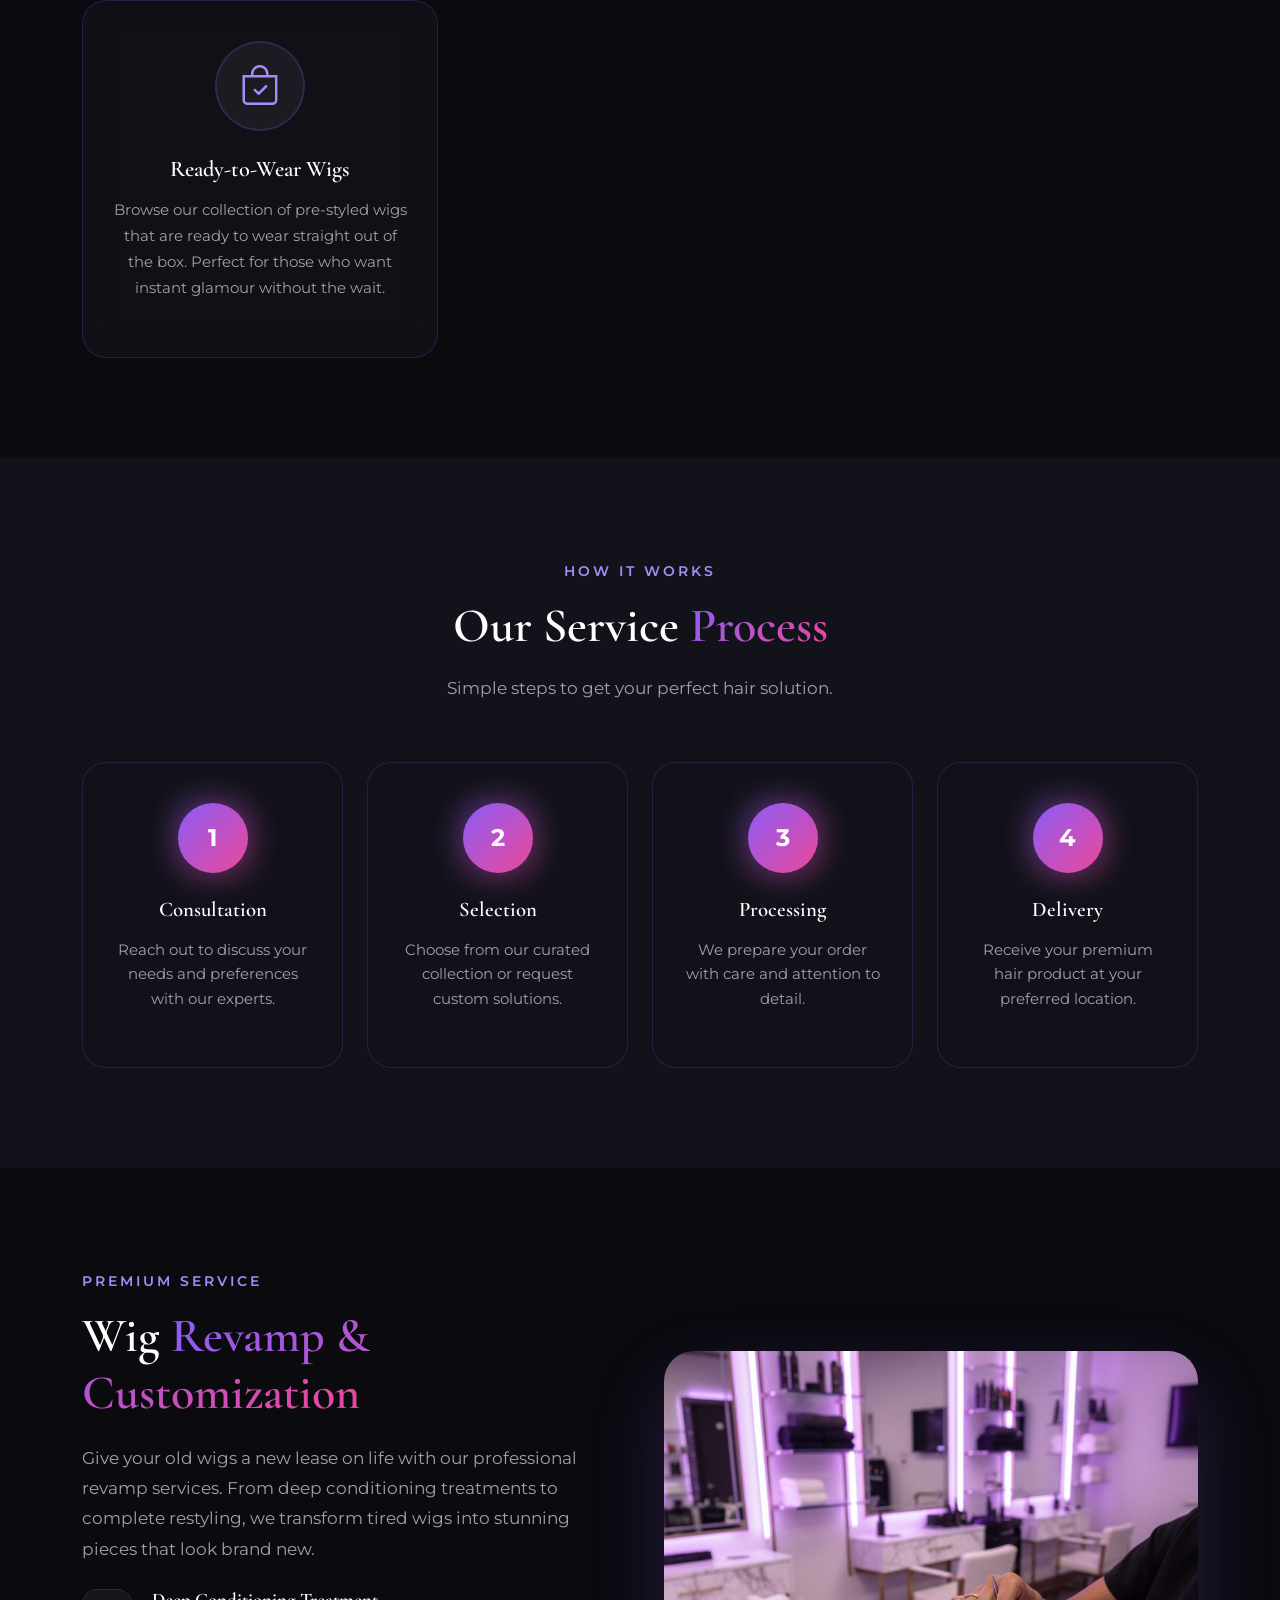
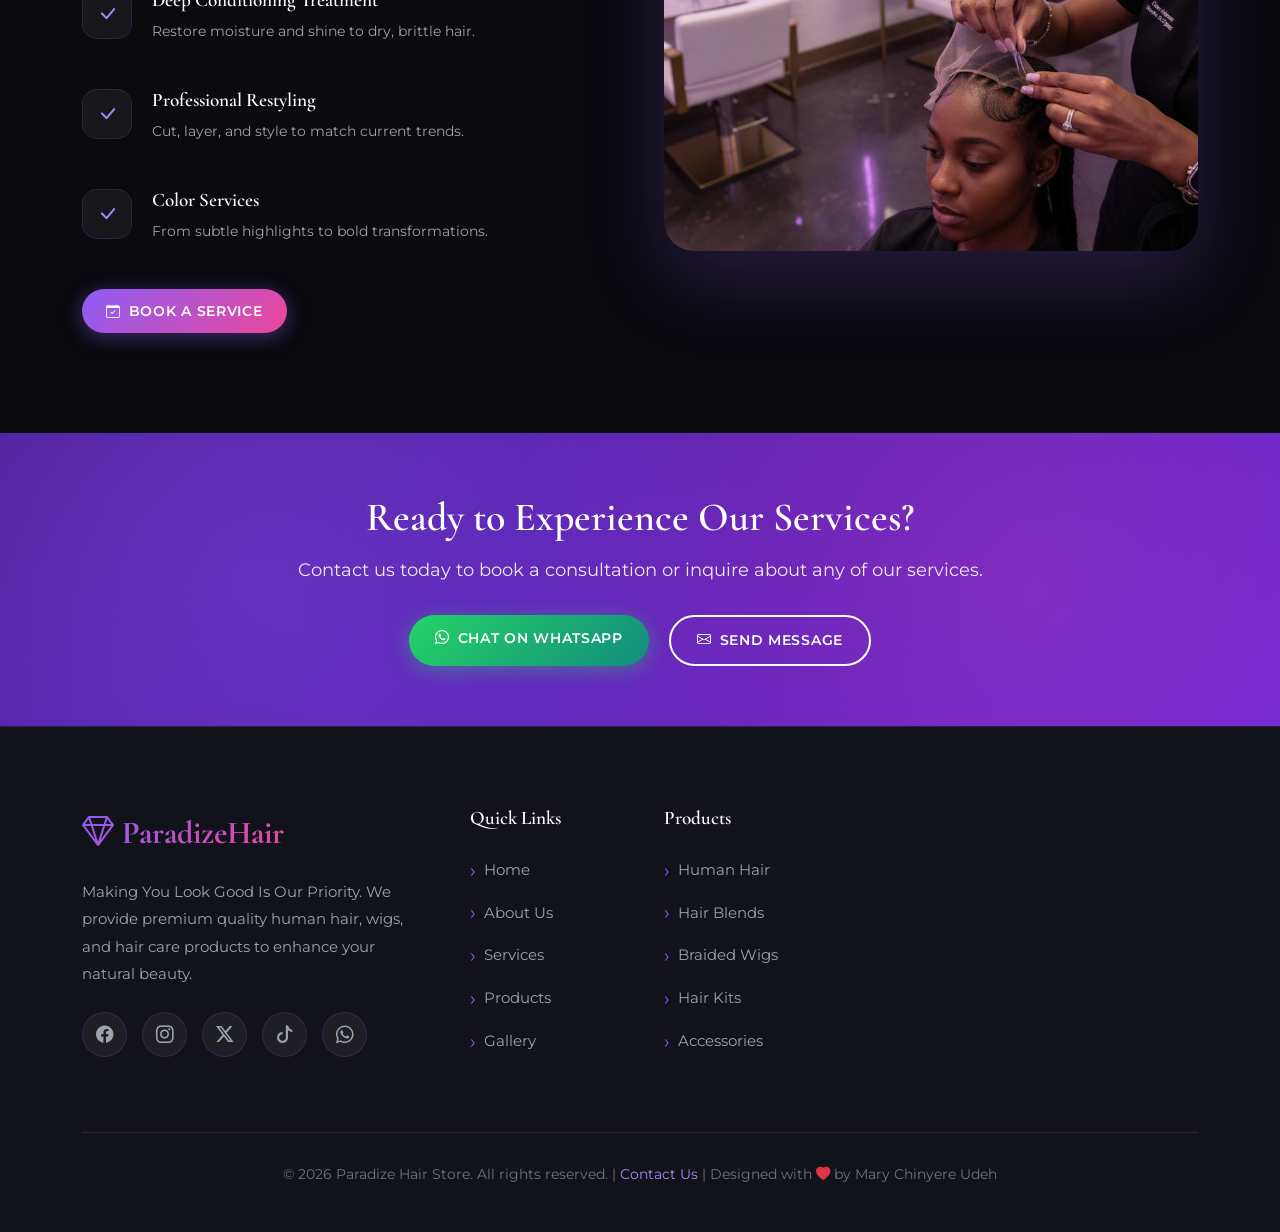
<file: services.html>
<!DOCTYPE html>
<html lang="en" data-theme="dark">
<head>
    <meta charset="UTF-8">
    <meta name="viewport" content="width=device-width, initial-scale=1.0">
    <title>Our Services | Paradize Hair Store</title>
    <meta name="description" content="Explore our comprehensive range of hair services including consultation, wig customization, installation guidance, and more.">
    <link rel="icon" type="image/svg+xml" href="assets/img/favicon.svg">
    
    <!-- Bootstrap 5 CSS -->
    <link href="https://cdn.jsdelivr.net/npm/bootstrap@5.3.2/dist/css/bootstrap.min.css" rel="stylesheet">
    <!-- Bootstrap Icons -->
    <link rel="stylesheet" href="https://cdn.jsdelivr.net/npm/bootstrap-icons@1.11.1/font/bootstrap-icons.css">
    <!-- Custom CSS -->
    <link rel="stylesheet" href="assets/css/style.css">
</head>
<body class="services-page">
    <!-- Particles Background -->
    <div class="particles-container">
        <div class="particle"></div>
        <div class="particle"></div>
        <div class="particle"></div>
        <div class="particle"></div>
        <div class="particle"></div>
        <div class="particle"></div>
        <div class="particle"></div>
        <div class="particle"></div>
        <div class="particle"></div>
        <div class="particle"></div>
        <div class="particle"></div>
        <div class="particle"></div>
        <div class="particle"></div>
        <div class="particle"></div>
        <div class="particle"></div>
    </div>

    <!-- Navbar -->
    <nav class="navbar navbar-expand-lg fixed-top">
        <div class="container">
            <a class="navbar-brand" href="index.html">
                <i class="bi bi-gem me-2"></i>Paradize<span> Hair Store</span>
            </a>
            <button class="navbar-toggler" type="button" data-bs-toggle="collapse" data-bs-target="#navbarNav">
                <span class="navbar-toggler-icon"></span>
            </button>
            <div class="collapse navbar-collapse" id="navbarNav">
                <ul class="navbar-nav ms-lg-auto align-items-start align-items-lg-center">
                    <li class="nav-item">
                        <a class="nav-link" href="index.html"><i class="bi bi-house-door me-2"></i>Home</a>
                    </li>
                    <li class="nav-item">
                        <a class="nav-link" href="about.html"><i class="bi bi-person me-2"></i>About</a>
                    </li>
                    <li class="nav-item">
                        <a class="nav-link active" href="services.html"><i class="bi bi-scissors me-2"></i>Services</a>
                    </li>
                    <li class="nav-item">
                        <a class="nav-link" href="products.html"><i class="bi bi-bag me-2"></i>Products</a>
                    </li>
                    <li class="nav-item">
                        <a class="nav-link" href="gallery.html"><i class="bi bi-images me-2"></i>Gallery</a>
                    </li>
                    <li class="nav-item">
                        <a class="nav-link" href="contact.html"><i class="bi bi-envelope me-2"></i>Contact</a>
                    </li>
                    <li class="nav-item">
                        <button class="theme-toggle" id="themeToggle" aria-label="Toggle theme">
                            <i class="bi bi-sun-fill"></i>
                        </button>
                    </li>
                </ul>
            </div>
        </div>
    </nav>

    <!-- Services Hero Section -->
    <section class="about-hero">
        <div class="container">
            <div class="row justify-content-center">
                <div class="col-lg-8 text-center reveal">
                    <span class="section-subtitle">What We Offer</span>
                    <h1 class="section-title">Our <span class="gradient-text">Services</span></h1>
                    <p class="section-description">Comprehensive hair solutions tailored to meet your unique needs and enhance your beauty.</p>
                </div>
            </div>
        </div>
    </section>

    <!-- Services Grid Section -->
    <section class="section" style="padding-top: 0;">
        <div class="container">
            <div class="row g-4">
                <!-- Service 1 -->
                <div class="col-md-6 col-lg-4 reveal stagger-1">
                    <div class="service-card">
                        <div class="service-icon">
                            <i class="bi bi-chat-square-text"></i>
                        </div>
                        <h3 class="service-title">Hair Consultation</h3>
                        <p class="service-text">Get personalized recommendations from our hair experts. We analyze your face shape, lifestyle, and preferences to suggest the perfect hair solutions for you.</p>
                    </div>
                </div>

                <!-- Service 2 -->
                <div class="col-md-6 col-lg-4 reveal stagger-2">
                    <div class="service-card">
                        <div class="service-icon">
                            <i class="bi bi-scissors"></i>
                        </div>
                        <h3 class="service-title">Wig Customization</h3>
                        <p class="service-text">Transform your wig with our professional customization services. From cutting and styling to coloring and revamping, we bring your vision to life.</p>
                    </div>
                </div>

                <!-- Service 3 -->
                <div class="col-md-6 col-lg-4 reveal stagger-3">
                    <div class="service-card">
                        <div class="service-icon">
                            <i class="bi bi-clipboard-check"></i>
                        </div>
                        <h3 class="service-title">Installation Guidance</h3>
                        <p class="service-text">Learn the proper techniques for wig installation from our experts. We provide step-by-step guidance to ensure a flawless, natural-looking application every time.</p>
                    </div>
                </div>

                <!-- Service 4 -->
                <div class="col-md-6 col-lg-4 reveal stagger-4">
                    <div class="service-card">
                        <div class="service-icon">
                            <i class="bi bi-heart-pulse"></i>
                        </div>
                        <h3 class="service-title">Hair Maintenance Tips</h3>
                        <p class="service-text">Keep your hair looking fabulous with our expert aftercare advice. Learn proper washing, conditioning, and storage techniques to extend the life of your investment.</p>
                    </div>
                </div>

                <!-- Service 5 -->
                <div class="col-md-6 col-lg-4 reveal stagger-5">
                    <div class="service-card">
                        <div class="service-icon">
                            <i class="bi bi-box-seam"></i>
                        </div>
                        <h3 class="service-title">Bulk & Wholesale Orders</h3>
                        <p class="service-text">Special pricing for bulk purchases and wholesale orders. Perfect for salon owners, resellers, and those looking to stock up on premium hair products.</p>
                    </div>
                </div>

                <!-- Service 6 -->
                <div class="col-md-6 col-lg-4 reveal stagger-6">
                    <div class="service-card">
                        <div class="service-icon">
                            <i class="bi bi-truck"></i>
                        </div>
                        <h3 class="service-title">Home/Office Delivery</h3>
                        <p class="service-text">Convenient delivery options to your doorstep or office. We partner with reliable logistics providers to ensure your order arrives safely and on time.</p>
                    </div>
                </div>

                <!-- Service 7 -->
                <div class="col-md-6 col-lg-4 reveal stagger-1">
                    <div class="service-card">
                        <div class="service-icon">
                            <i class="bi bi-palette"></i>
                        </div>
                        <h3 class="service-title">Color Matching Support</h3>
                        <p class="service-text">Find your perfect shade with our color matching service. We help you select or customize hair colors that complement your skin tone perfectly.</p>
                    </div>
                </div>

                <!-- Service 8 -->
                <div class="col-md-6 col-lg-4 reveal stagger-2">
                    <div class="service-card">
                        <div class="service-icon">
                            <i class="bi bi-search"></i>
                        </div>
                        <h3 class="service-title">Product Sourcing</h3>
                        <p class="service-text">Can't find what you're looking for? Let us source it for you. We have access to a wide network of suppliers to fulfill special requests.</p>
                    </div>
                </div>

                <!-- Service 9 -->
                <div class="col-md-6 col-lg-4 reveal stagger-3">
                    <div class="service-card">
                        <div class="service-icon">
                            <i class="bi bi-grid-3x3"></i>
                        </div>
                        <h3 class="service-title">Braided Wig Orders</h3>
                        <p class="service-text">Custom braided wigs made to your specifications. Choose your preferred braiding style, length, color, and pattern for a unique, handcrafted piece.</p>
                    </div>
                </div>

                <!-- Service 10 -->
                <div class="col-md-6 col-lg-4 reveal stagger-4">
                    <div class="service-card">
                        <div class="service-icon">
                            <i class="bi bi-bag-check"></i>
                        </div>
                        <h3 class="service-title">Ready-to-Wear Wigs</h3>
                        <p class="service-text">Browse our collection of pre-styled wigs that are ready to wear straight out of the box. Perfect for those who want instant glamour without the wait.</p>
                    </div>
                </div>
            </div>
        </div>
    </section>

    <!-- Service Process Section -->
    <section class="section" style="background: var(--bg-secondary);">
        <div class="container">
            <div class="section-header reveal">
                <span class="section-subtitle">How It Works</span>
                <h2 class="section-title">Our Service <span class="gradient-text">Process</span></h2>
                <p class="section-description">Simple steps to get your perfect hair solution.</p>
            </div>
            
            <div class="row g-4">
                <div class="col-md-6 col-lg-3 reveal stagger-1">
                    <div class="feature-card text-center">
                        <div class="feature-icon" style="border-radius: 50%; width: 70px; height: 70px;">
                            <span style="font-size: 1.5rem; font-weight: 700;">1</span>
                        </div>
                        <h4 class="feature-title">Consultation</h4>
                        <p class="feature-text">Reach out to discuss your needs and preferences with our experts.</p>
                    </div>
                </div>
                
                <div class="col-md-6 col-lg-3 reveal stagger-2">
                    <div class="feature-card text-center">
                        <div class="feature-icon" style="border-radius: 50%; width: 70px; height: 70px;">
                            <span style="font-size: 1.5rem; font-weight: 700;">2</span>
                        </div>
                        <h4 class="feature-title">Selection</h4>
                        <p class="feature-text">Choose from our curated collection or request custom solutions.</p>
                    </div>
                </div>
                
                <div class="col-md-6 col-lg-3 reveal stagger-3">
                    <div class="feature-card text-center">
                        <div class="feature-icon" style="border-radius: 50%; width: 70px; height: 70px;">
                            <span style="font-size: 1.5rem; font-weight: 700;">3</span>
                        </div>
                        <h4 class="feature-title">Processing</h4>
                        <p class="feature-text">We prepare your order with care and attention to detail.</p>
                    </div>
                </div>
                
                <div class="col-md-6 col-lg-3 reveal stagger-4">
                    <div class="feature-card text-center">
                        <div class="feature-icon" style="border-radius: 50%; width: 70px; height: 70px;">
                            <span style="font-size: 1.5rem; font-weight: 700;">4</span>
                        </div>
                        <h4 class="feature-title">Delivery</h4>
                        <p class="feature-text">Receive your premium hair product at your preferred location.</p>
                    </div>
                </div>
            </div>
        </div>
    </section>

    <!-- Featured Service Section -->
    <section class="section">
        <div class="container">
            <div class="row align-items-center g-5">
                <div class="col-lg-6 reveal-left">
                    <span class="section-subtitle">Premium Service</span>
                    <h2 class="section-title">Wig <span class="gradient-text">Revamp & Customization</span></h2>
                    <p style="color: var(--text-secondary); font-size: 1.05rem; line-height: 1.8; margin-bottom: 25px;">
                        Give your old wigs a new lease on life with our professional revamp services. From deep conditioning treatments to complete restyling, we transform tired wigs into stunning pieces that look brand new.
                    </p>
                    
                    <div class="value-item">
                        <div class="value-icon">
                            <i class="bi bi-check-lg"></i>
                        </div>
                        <div class="value-content">
                            <h4>Deep Conditioning Treatment</h4>
                            <p>Restore moisture and shine to dry, brittle hair.</p>
                        </div>
                    </div>
                    
                    <div class="value-item">
                        <div class="value-icon">
                            <i class="bi bi-check-lg"></i>
                        </div>
                        <div class="value-content">
                            <h4>Professional Restyling</h4>
                            <p>Cut, layer, and style to match current trends.</p>
                        </div>
                    </div>
                    
                    <div class="value-item">
                        <div class="value-icon">
                            <i class="bi bi-check-lg"></i>
                        </div>
                        <div class="value-content">
                            <h4>Color Services</h4>
                            <p>From subtle highlights to bold transformations.</p>
                        </div>
                    </div>
                    
                    <div class="mt-4">
                        <a href="contact.html" class="btn btn-primary">
                            <i class="bi bi-calendar-check me-2"></i>Book a Service
                        </a>
                    </div>
                </div>
                
                <div class="col-lg-6 reveal-right">
                    <div class="about-image">
                        <img src="assets/img/gallery-1.jpg" alt="Wig Installation Service">
                        <div class="about-image-frame"></div>
                    </div>
                </div>
            </div>
        </div>
    </section>

    <!-- CTA Strip -->
    <section class="cta-strip">
        <div class="container">
            <div class="cta-content reveal">
                <h2 class="cta-title">Ready to Experience Our Services?</h2>
                <p class="cta-text">Contact us today to book a consultation or inquire about any of our services.</p>
                <div class="cta-buttons">
                    <a href="https://wa.me/2348168532364?text=Hello%20Paradize%20Hair%20Store,%20I'd%20like%20to%20inquire%20about%20your%20services..." class="btn btn-whatsapp btn-lg" target="_blank">
                        <i class="bi bi-whatsapp me-2"></i>Chat on WhatsApp
                    </a>
                    <a href="contact.html" class="btn btn-outline btn-lg" style="border-color: white; color: white;">
                        <i class="bi bi-envelope me-2"></i>Send Message
                    </a>
                </div>
            </div>
        </div>
    </section>

    <!-- Footer -->
    <footer class="footer">
        <div class="container">
            <div class="row g-5">
                <div class="col-lg-4">
                    <a href="index.html" class="footer-brand">
                        <i class="bi bi-gem me-2"></i>Paradize<span>Hair</span>
                    </a>
                    <p class="footer-text">Making You Look Good Is Our Priority. We provide premium quality human hair, wigs, and hair care products to enhance your natural beauty.</p>
                    <div class="footer-social">
                        <a href="#" class="social-link" aria-label="Facebook"><i class="bi bi-facebook"></i></a>
                        <a href="#" class="social-link" aria-label="Instagram"><i class="bi bi-instagram"></i></a>
                        <a href="#" class="social-link" aria-label="Twitter"><i class="bi bi-twitter-x"></i></a>
                        <a href="#" class="social-link" aria-label="TikTok"><i class="bi bi-tiktok"></i></a>
                        <a href="https://wa.me/2348168532364" class="social-link" aria-label="WhatsApp"><i class="bi bi-whatsapp"></i></a>
                    </div>
                </div>
                
                <div class="col-lg-2 col-md-4">
                    <h4 class="footer-title">Quick Links</h4>
                    <ul class="footer-links">
                        <li><a href="index.html">Home</a></li>
                        <li><a href="about.html">About Us</a></li>
                        <li><a href="services.html">Services</a></li>
                        <li><a href="products.html">Products</a></li>
                        <li><a href="gallery.html">Gallery</a></li>
                    </ul>
                </div>
                
                <div class="col-lg-2 col-md-4">
                    <h4 class="footer-title">Products</h4>
                    <ul class="footer-links">
                        <li><a href="products.html">Human Hair</a></li>
                        <li><a href="products.html">Hair Blends</a></li>
                        <li><a href="products.html">Braided Wigs</a></li>
                        <li><a href="products.html">Hair Kits</a></li>
                        <li><a href="products.html">Accessories</a></li>
                    </ul>
                </div>
                
            </div>
            
            <div class="footer-bottom">
                <p class="footer-copyright">
                    &copy; 2026 Paradize Hair Store. All rights reserved. | 
                    <a href="contact.html">Contact Us</a> | 
                    Designed with <i class="bi bi-heart-fill text-danger"></i> by Mary Chinyere Udeh
                </p>
            </div>
        </div>
    </footer>

    <!-- Bootstrap JS -->
    <script src="https://cdn.jsdelivr.net/npm/bootstrap@5.3.2/dist/js/bootstrap.bundle.min.js"></script>
    <!-- Custom JS -->
    <script src="assets/js/script.js"></script>
</body>
</html>
</file>
<file: assets/css/style.css>
/* Google Fonts Import */
@import url('https://fonts.googleapis.com/css2?family=Cormorant+Garamond:wght@400;500;600;700&family=Montserrat:wght@300;400;500;600;700&display=swap');

/* CSS Variables - Dark Mode Default */
:root {
  /* Brand Colors */
  --purple: #8B5CF6;
  --purple-dark: #6D28D9;
  --purple-light: #A78BFA;
  --onion-purple: #4C1D95;
  --pink: #EC4899;
  --pink-light: #F472B6;
  --red: #EF4444;
  --black: #0F0F0F;
  --white: #FFFFFF;
  --gray-100: #F3F4F6;
  --gray-200: #E5E7EB;
  --gray-300: #D1D5DB;
  --gray-400: #9CA3AF;
  --gray-500: #6B7280;
  --gray-600: #4B5563;
  --gray-700: #374151;
  --gray-800: #1F2937;
  --gray-900: #111827;
  
  /* Dark Mode Colors (Default) */
  --bg-primary: #0a0a0f;
  --bg-secondary: #12121a;
  --bg-card: rgba(18, 18, 26, 0.8);
  --bg-glass: rgba(255, 255, 255, 0.05);
  --text-primary: #FFFFFF;
  --text-secondary: #A1A1AA;
  --text-muted: #71717A;
  --border-color: rgba(139, 92, 246, 0.2);
  --border-glow: rgba(139, 92, 246, 0.4);
  --shadow-color: rgba(139, 92, 246, 0.3);
  --gradient-primary: linear-gradient(135deg, var(--purple) 0%, var(--pink) 100%);
  --gradient-dark: linear-gradient(135deg, var(--onion-purple) 0%, var(--purple-dark) 100%);
  
  /* Typography */
  --font-display: 'Cormorant Garamond', serif;
  --font-body: 'Montserrat', sans-serif;
  
  /* Spacing */
  --section-padding: 100px;
  --container-max: 1400px;
  
  /* Transitions */
  --transition-fast: 0.2s ease;
  --transition-normal: 0.3s ease;
  --transition-slow: 0.5s ease;
  
  /* 3D Effects */
  --perspective: 1000px;
  --rotate-x: 5deg;
  --rotate-y: 5deg;
}

/* Light Mode */
[data-theme="light"] {
  --bg-primary: #FAFAFA;
  --bg-secondary: #FFFFFF;
  --bg-card: rgba(255, 255, 255, 0.9);
  --bg-glass: rgba(255, 255, 255, 0.7);
  --text-primary: #1F2937;
  --text-secondary: #4B5563;
  --text-muted: #6B7280;
  --border-color: rgba(139, 92, 246, 0.3);
  --border-glow: rgba(139, 92, 246, 0.5);
  --shadow-color: rgba(139, 92, 246, 0.2);
}

/* Reset & Base */
*, *::before, *::after {
  margin: 0;
  padding: 0;
  box-sizing: border-box;
}

html {
  scroll-behavior: smooth;
  font-size: 16px;
  width: 100%;
  overflow-x: hidden;
}

body {
  font-family: var(--font-body);
  background-color: var(--bg-primary);
  color: var(--text-primary);
  line-height: 1.6;
  width: 100%;
  overflow-x: hidden;
  transition: background-color var(--transition-normal), color var(--transition-normal);
}

h1, h2, h3, h4, h5, h6 {
  font-family: var(--font-display);
  font-weight: 600;
  line-height: 1.2;
}

a {
  text-decoration: none;
  color: inherit;
  transition: color var(--transition-fast);
}

a:hover {
  color: var(--purple-light);
}

img {
  max-width: 100%;
  height: auto;
}

/* ============================================
   ANIMATIONS & KEYFRAMES
   ============================================ */

@keyframes fadeIn {
  from { opacity: 0; transform: translateY(20px); }
  to { opacity: 1; transform: translateY(0); }
}

@keyframes fadeInUp {
  from { opacity: 0; transform: translateY(40px); }
  to { opacity: 1; transform: translateY(0); }
}

@keyframes fadeInDown {
  from { opacity: 0; transform: translateY(-40px); }
  to { opacity: 1; transform: translateY(0); }
}

@keyframes fadeInLeft {
  from { opacity: 0; transform: translateX(-40px); }
  to { opacity: 1; transform: translateX(0); }
}

@keyframes fadeInRight {
  from { opacity: 0; transform: translateX(40px); }
  to { opacity: 1; transform: translateX(0); }
}

@keyframes scaleIn {
  from { opacity: 0; transform: scale(0.9); }
  to { opacity: 1; transform: scale(1); }
}

@keyframes float {
  0%, 100% { transform: translateY(0px); }
  50% { transform: translateY(-20px); }
}

@keyframes floatSlow {
  0%, 100% { transform: translateY(0px) rotate(0deg); }
  50% { transform: translateY(-30px) rotate(5deg); }
}

@keyframes pulse {
  0%, 100% { transform: scale(1); opacity: 1; }
  50% { transform: scale(1.05); opacity: 0.8; }
}

@keyframes glow {
  0%, 100% { box-shadow: 0 0 20px var(--shadow-color); }
  50% { box-shadow: 0 0 40px var(--shadow-color), 0 0 60px var(--shadow-color); }
}

@keyframes shimmer {
  0% { background-position: -200% 0; }
  100% { background-position: 200% 0; }
}

@keyframes gradientShift {
  0% { background-position: 0% 50%; }
  50% { background-position: 100% 50%; }
  100% { background-position: 0% 50%; }
}

@keyframes particleFloat {
  0%, 100% { transform: translateY(0) translateX(0); opacity: 0.3; }
  25% { transform: translateY(-30px) translateX(10px); opacity: 0.6; }
  50% { transform: translateY(-20px) translateX(-10px); opacity: 0.4; }
  75% { transform: translateY(-40px) translateX(5px); opacity: 0.7; }
}

@keyframes rotate3d {
  0% { transform: perspective(var(--perspective)) rotateY(0deg) rotateX(0deg); }
  50% { transform: perspective(var(--perspective)) rotateY(180deg) rotateX(10deg); }
  100% { transform: perspective(var(--perspective)) rotateY(360deg) rotateX(0deg); }
}

@keyframes borderGlow {
  0%, 100% { border-color: var(--purple); box-shadow: 0 0 10px var(--purple); }
  50% { border-color: var(--pink); box-shadow: 0 0 20px var(--pink); }
}

@keyframes countUp {
  from { opacity: 0; transform: translateY(10px); }
  to { opacity: 1; transform: translateY(0); }
}

/* Animation Classes */
.animate-fadeIn { animation: fadeIn 0.8s ease forwards; }
.animate-fadeInUp { animation: fadeInUp 0.8s ease forwards; }
.animate-fadeInDown { animation: fadeInDown 0.8s ease forwards; }
.animate-fadeInLeft { animation: fadeInLeft 0.8s ease forwards; }
.animate-fadeInRight { animation: fadeInRight 0.8s ease forwards; }
.animate-scaleIn { animation: scaleIn 0.6s ease forwards; }
.animate-float { animation: float 3s ease-in-out infinite; }
.animate-float-slow { animation: floatSlow 5s ease-in-out infinite; }
.animate-pulse { animation: pulse 2s ease-in-out infinite; }
.animate-glow { animation: glow 2s ease-in-out infinite; }

/* Scroll Animation - Elements start hidden */
.reveal {
  opacity: 0;
  transform: translateY(30px);
  transition: opacity 0.8s ease, transform 0.8s ease;
}

.reveal.active {
  opacity: 1;
  transform: translateY(0);
}

.reveal-left {
  opacity: 0;
  transform: translateX(-50px);
  transition: opacity 0.8s ease, transform 0.8s ease;
}

.reveal-left.active {
  opacity: 1;
  transform: translateX(0);
}

.reveal-right {
  opacity: 0;
  transform: translateX(50px);
  transition: opacity 0.8s ease, transform 0.8s ease;
}

.reveal-right.active {
  opacity: 1;
  transform: translateX(0);
}

.reveal-scale {
  opacity: 0;
  transform: scale(0.8);
  transition: opacity 0.8s ease, transform 0.8s ease;
}

.reveal-scale.active {
  opacity: 1;
  transform: scale(1);
}

/* Stagger delays */
.stagger-1 { transition-delay: 0.1s; }
.stagger-2 { transition-delay: 0.2s; }
.stagger-3 { transition-delay: 0.3s; }
.stagger-4 { transition-delay: 0.4s; }
.stagger-5 { transition-delay: 0.5s; }
.stagger-6 { transition-delay: 0.6s; }

/* ============================================
   PARTICLES BACKGROUND
   ============================================ */

.particles-container {
  position: fixed;
  top: 0;
  left: 0;
  width: 100%;
  height: 100%;
  pointer-events: none;
  z-index: 0;
  overflow: hidden;
}

.particle {
  position: absolute;
  border-radius: 50%;
  background: linear-gradient(135deg, var(--purple), var(--pink));
  opacity: 0.3;
  animation: particleFloat 8s ease-in-out infinite;
}

.particle:nth-child(1) { width: 4px; height: 4px; left: 10%; top: 20%; animation-delay: 0s; }
.particle:nth-child(2) { width: 6px; height: 6px; left: 20%; top: 60%; animation-delay: 1s; }
.particle:nth-child(3) { width: 3px; height: 3px; left: 35%; top: 30%; animation-delay: 2s; }
.particle:nth-child(4) { width: 8px; height: 8px; left: 50%; top: 70%; animation-delay: 0.5s; }
.particle:nth-child(5) { width: 5px; height: 5px; left: 65%; top: 40%; animation-delay: 1.5s; }
.particle:nth-child(6) { width: 4px; height: 4px; left: 75%; top: 80%; animation-delay: 2.5s; }
.particle:nth-child(7) { width: 7px; height: 7px; left: 85%; top: 25%; animation-delay: 3s; }
.particle:nth-child(8) { width: 3px; height: 3px; left: 90%; top: 55%; animation-delay: 0.8s; }
.particle:nth-child(9) { width: 6px; height: 6px; left: 15%; top: 85%; animation-delay: 1.8s; }
.particle:nth-child(10) { width: 4px; height: 4px; left: 45%; top: 15%; animation-delay: 2.2s; }
.particle:nth-child(11) { width: 5px; height: 5px; left: 60%; top: 90%; animation-delay: 3.5s; }
.particle:nth-child(12) { width: 3px; height: 3px; left: 80%; top: 45%; animation-delay: 0.3s; }
.particle:nth-child(13) { width: 8px; height: 8px; left: 25%; top: 10%; animation-delay: 1.2s; }
.particle:nth-child(14) { width: 4px; height: 4px; left: 55%; top: 50%; animation-delay: 2.8s; }
.particle:nth-child(15) { width: 6px; height: 6px; left: 5%; top: 75%; animation-delay: 0.6s; }

/* Hair Strand Effect */
.hair-strand {
  position: absolute;
  width: 2px;
  height: 60px;
  background: linear-gradient(to bottom, transparent, var(--purple-light), transparent);
  opacity: 0.2;
  animation: floatSlow 6s ease-in-out infinite;
  border-radius: 1px;
}

/* ============================================
   NAVBAR
   ============================================ */

.navbar {
  background: rgba(10, 10, 15, 0.8) !important;
  backdrop-filter: blur(20px);
  -webkit-backdrop-filter: blur(20px);
  border-bottom: 1px solid var(--border-color);
  padding: 15px 0;
  transition: all var(--transition-normal);
  z-index: 1000;
}

.navbar.scrolled {
  padding: 10px 0;
  background: rgba(10, 10, 15, 0.95) !important;
  box-shadow: 0 4px 30px rgba(0, 0, 0, 0.3);
}

[data-theme="light"] .navbar {
  background: rgba(255, 255, 255, 0.85) !important;
  border-bottom: 1px solid rgba(139, 92, 246, 0.2);
}

[data-theme="light"] .navbar.scrolled {
  background: rgba(255, 255, 255, 0.95) !important;
}

.navbar-brand {
  font-family: var(--font-display);
  font-size: 1.8rem;
  font-weight: 700;
  background: var(--gradient-primary);
  -webkit-background-clip: text;
  -webkit-text-fill-color: transparent;
  background-clip: text;
  transition: transform var(--transition-fast);
}

.navbar-brand:hover {
  transform: scale(1.05);
}

.navbar-brand span {
  font-weight: 400;
  font-style: italic;
}

.nav-link {
  font-family: var(--font-body);
  font-weight: 500;
  font-size: 0.95rem;
  color: var(--text-primary) !important;
  padding: 10px 18px !important;
  margin: 0 5px;
  border-radius: 30px;
  position: relative;
  overflow: hidden;
  transition: all var(--transition-fast);
  display: inline-flex;
  align-items: center;
}

.nav-link::before {
  content: '';
  position: absolute;
  bottom: 0;
  left: 50%;
  width: 0;
  height: 2px;
  background: var(--gradient-primary);
  transition: all var(--transition-fast);
  transform: translateX(-50%);
}

.nav-link:hover::before,
.nav-link.active::before {
  width: 70%;
}

.nav-link:hover,
.nav-link.active {
  color: var(--purple-light) !important;
  background: var(--bg-glass);
}

/* Theme Toggle Button */
.theme-toggle {
  background: var(--bg-glass);
  border: 1px solid var(--border-color);
  border-radius: 50%;
  width: 45px;
  height: 45px;
  display: flex;
  align-items: center;
  justify-content: center;
  cursor: pointer;
  transition: all var(--transition-fast);
  margin-left: 15px;
}

.theme-toggle:hover {
  background: var(--gradient-primary);
  border-color: var(--purple);
  transform: rotate(180deg);
}

.theme-toggle i {
  font-size: 1.2rem;
  color: var(--text-primary);
}

/* Mobile Menu */
.navbar-toggler {
  border: 1px solid var(--border-color);
  border-radius: 10px;
  padding: 10px;
  transition: all var(--transition-fast);
}

.navbar-toggler:hover {
  border-color: var(--purple);
  box-shadow: 0 0 15px var(--shadow-color);
}

.navbar-toggler-icon {
  background-image: url("data:image/svg+xml,%3csvg xmlns='http://www.w3.org/2000/svg' viewBox='0 0 30 30'%3e%3cpath stroke='rgba%28139, 92, 246, 1%29' stroke-linecap='round' stroke-miterlimit='10' stroke-width='2' d='M4 7h22M4 15h22M4 23h22'/%3e%3c/svg%3e");
}

/* ============================================
   BUTTONS
   ============================================ */

.btn {
  font-family: var(--font-body);
  font-weight: 600;
  font-size: 0.95rem;
  padding: 14px 32px;
  border-radius: 50px;
  border: none;
  cursor: pointer;
  position: relative;
  overflow: hidden;
  transition: all var(--transition-fast);
  text-transform: uppercase;
  letter-spacing: 1px;
}

.btn::before {
  content: '';
  position: absolute;
  top: 0;
  left: -100%;
  width: 100%;
  height: 100%;
  background: linear-gradient(90deg, transparent, rgba(255,255,255,0.3), transparent);
  transition: left 0.5s ease;
}

.btn:hover::before {
  left: 100%;
}

.btn-primary {
  background: var(--gradient-primary);
  color: white;
  box-shadow: 0 4px 20px rgba(139, 92, 246, 0.4);
}

.btn-primary:hover {
  transform: translateY(-3px) scale(1.02);
  box-shadow: 0 8px 30px rgba(139, 92, 246, 0.6);
  color: white;
}

.btn-secondary {
  background: transparent;
  color: var(--text-primary);
  border: 2px solid var(--purple);
}

.btn-secondary:hover {
  background: var(--purple);
  color: white;
  transform: translateY(-3px);
  box-shadow: 0 8px 30px var(--shadow-color);
}

.btn-whatsapp {
  background: linear-gradient(135deg, #25D366, #128C7E);
  color: white;
  box-shadow: 0 4px 20px rgba(37, 211, 102, 0.4);
}

.btn-whatsapp:hover {
  transform: translateY(-3px) scale(1.02);
  box-shadow: 0 8px 30px rgba(37, 211, 102, 0.6);
  color: white;
}

.btn-call {
  background: linear-gradient(135deg, var(--purple), var(--pink));
  color: white;
  box-shadow: 0 4px 20px rgba(139, 92, 246, 0.4);
}

.btn-call:hover {
  transform: translateY(-3px) scale(1.02);
  box-shadow: 0 8px 30px rgba(139, 92, 246, 0.6);
  color: white;
}

.btn-outline {
  background: transparent;
  border: 2px solid var(--border-color);
  color: var(--text-primary);
}

.btn-outline:hover {
  border-color: var(--purple);
  background: var(--bg-glass);
  transform: translateY(-3px);
}

/* 3D Button Effect */
.btn-3d {
  transform-style: preserve-3d;
  perspective: var(--perspective);
  transition: transform var(--transition-fast);
}

.btn-3d:hover {
  transform: translateY(-5px) rotateX(10deg);
}

/* ============================================
   HERO SECTION
   ============================================ */

.hero {
  min-height: 100vh;
  display: flex;
  align-items: center;
  position: relative;
  overflow: hidden;
  padding: 120px 0 80px;
}

.hero-canvas {
  position: absolute;
  inset: 0;
  width: 100%;
  height: 100%;
  opacity: 0.85;
  filter: drop-shadow(0 0 24px rgba(124, 58, 237, 0.14));
  z-index: 1;
  pointer-events: none;
}

.hero-glow {
  position: absolute;
  inset: -30%;
  background:
    radial-gradient(circle at 30% 25%, rgba(124, 58, 237, 0.28), transparent 55%),
    radial-gradient(circle at 70% 35%, rgba(255, 79, 216, 0.20), transparent 60%),
    radial-gradient(circle at 45% 75%, rgba(255, 46, 46, 0.12), transparent 60%);
  animation: floatGlow 10s ease-in-out infinite;
  z-index: 1;
  pointer-events: none;
}

@keyframes floatGlow {
  0%, 100% { transform: translate3d(0, 0, 0) scale(1); }
  50% { transform: translate3d(0, -10px, 0) scale(1.02); }
}

.hero .container {
  position: relative;
  z-index: 2;
}

.hero-content {
  position: relative;
  z-index: 2;
}

.hero-subtitle {
  font-family: var(--font-body);
  font-size: 0.9rem;
  font-weight: 600;
  text-transform: uppercase;
  letter-spacing: 4px;
  color: var(--purple-light);
  margin-bottom: 20px;
  display: inline-block;
  animation: fadeInDown 0.8s ease forwards;
}

.hero-title {
  font-size: clamp(2.5rem, 6vw, 5rem);
  font-weight: 700;
  line-height: 1.1;
  margin-bottom: 25px;
  animation: fadeInUp 0.8s ease 0.2s forwards;
  opacity: 0;
}

.hero-title .gradient-text {
  background: var(--gradient-primary);
  -webkit-background-clip: text;
  -webkit-text-fill-color: transparent;
  background-clip: text;
}

.hero-description {
  font-size: 1.1rem;
  color: var(--text-secondary);
  max-width: 600px;
  margin-bottom: 40px;
  animation: fadeInUp 0.8s ease 0.4s forwards;
  opacity: 0;
}

.hero-buttons {
  display: flex;
  gap: 20px;
  flex-wrap: wrap;
  animation: fadeInUp 0.8s ease 0.6s forwards;
  opacity: 0;
}

.hero-image-container {
  position: relative;
  animation: fadeInRight 1s ease 0.4s forwards;
  opacity: 0;
}

.hero-image {
  position: relative;
  height: 500px;
  border-radius: 30px;
  overflow: hidden;
  box-shadow: 
    0 25px 80px rgba(139, 92, 246, 0.3),
    0 0 0 1px rgba(139, 92, 246, 0.2);
  transform-style: preserve-3d;
  transition: transform var(--transition-normal);
}

.hero-image:hover {
  transform: perspective(var(--perspective)) rotateY(-5deg) rotateX(5deg);
}

.hero-image img,
.hero-image-slide {
  position: absolute;
  inset: 0;
  width: 100%;
  height: 100%;
  object-fit: cover;
}

.hero-image-slide {
  opacity: 0;
  transition: opacity 0.9s ease, transform 0.9s ease;
  transform: scale(1.03);
}

.hero-image-slide.active {
  opacity: 1;
  transform: scale(1);
}

.hero-image::before {
  content: '';
  position: absolute;
  top: -2px;
  left: -2px;
  right: -2px;
  bottom: -2px;
  background: var(--gradient-primary);
  border-radius: 32px;
  z-index: -1;
  opacity: 0.5;
  filter: blur(20px);
}

/* Floating Elements */
.floating-badge {
  position: absolute;
  background: var(--bg-card);
  backdrop-filter: blur(10px);
  border: 1px solid var(--border-color);
  border-radius: 15px;
  padding: 15px 20px;
  display: flex;
  align-items: center;
  gap: 12px;
  box-shadow: 0 10px 30px rgba(0, 0, 0, 0.2);
  animation: float 4s ease-in-out infinite;
}

.floating-badge.badge-1 {
  top: 10%;
  left: -10%;
  animation-delay: 0s;
}

.floating-badge.badge-2 {
  bottom: 15%;
  right: -5%;
  animation-delay: 1s;
}

.floating-badge i {
  font-size: 1.5rem;
  color: var(--purple-light);
}

.floating-badge-text {
  font-size: 0.85rem;
}

.floating-badge-text strong {
  display: block;
  font-size: 1.1rem;
  color: var(--text-primary);
}

/* ============================================
   SECTION STYLES
   ============================================ */

.section {
  padding: var(--section-padding) 0;
  position: relative;
}

.section-header {
  text-align: center;
  margin-bottom: 60px;
}

.section-subtitle {
  font-family: var(--font-body);
  font-size: 0.85rem;
  font-weight: 600;
  text-transform: uppercase;
  letter-spacing: 3px;
  color: var(--purple-light);
  margin-bottom: 15px;
  display: inline-block;
}

.section-title {
  font-size: clamp(2rem, 4vw, 3rem);
  margin-bottom: 20px;
}

.section-title .gradient-text {
  background: var(--gradient-primary);
  -webkit-background-clip: text;
  -webkit-text-fill-color: transparent;
  background-clip: text;
}

.section-description {
  font-size: 1.05rem;
  color: var(--text-secondary);
  max-width: 600px;
  margin: 0 auto;
}

/* ============================================
   CARDS - 3D GLASSMORPHISM
   ============================================ */

.card-3d {
  background: var(--bg-card);
  backdrop-filter: blur(20px);
  -webkit-backdrop-filter: blur(20px);
  border: 1px solid var(--border-color);
  border-radius: 24px;
  overflow: hidden;
  position: relative;
  transform-style: preserve-3d;
  transition: all var(--transition-normal);
}

.card-3d::before {
  content: '';
  position: absolute;
  top: 0;
  left: 0;
  right: 0;
  height: 1px;
  background: linear-gradient(90deg, transparent, var(--purple-light), transparent);
}

.card-3d:hover {
  transform: translateY(-10px) perspective(var(--perspective)) rotateX(5deg);
  border-color: var(--border-glow);
  box-shadow: 
    0 20px 60px rgba(0, 0, 0, 0.3),
    0 0 40px var(--shadow-color);
}

.card-image {
  position: relative;
  overflow: hidden;
  height: 250px;
}

.card-image img {
  width: 100%;
  height: 100%;
  object-fit: cover;
  transition: transform var(--transition-slow);
}

.product-image-slider {
  background: var(--bg-secondary);
}

.product-image-slide {
  position: absolute;
  inset: 0;
  opacity: 0;
  transition: opacity 0.7s ease, transform 0.7s ease;
}

.product-image-slide.active {
  opacity: 1;
}

.card-3d:hover .card-image img {
  transform: scale(1.1);
}

.card-3d:hover .product-image-slide.active {
  transform: scale(1.08);
}

.card-overlay {
  position: absolute;
  top: 0;
  left: 0;
  right: 0;
  bottom: 0;
  background: linear-gradient(to top, rgba(10, 10, 15, 0.9), transparent);
  opacity: 0;
  transition: opacity var(--transition-normal);
  display: flex;
  align-items: flex-end;
  padding: 20px;
}

.card-3d:hover .card-overlay {
  opacity: 1;
}

.card-body {
  padding: 25px;
}

.card-title {
  font-size: 1.3rem;
  margin-bottom: 12px;
  color: var(--text-primary);
}

.card-text {
  color: var(--text-secondary);
  font-size: 0.95rem;
  margin-bottom: 20px;
}

.card-price {
  font-size: 1.4rem;
  font-weight: 700;
  background: var(--gradient-primary);
  -webkit-background-clip: text;
  -webkit-text-fill-color: transparent;
  background-clip: text;
}

/* ============================================
   FEATURED PRODUCTS
   ============================================ */

.product-card {
  ime-mode: card-3d;
}

.product-actions {
  display: flex;
  gap: 10px;
  margin-top: 20px;
}

.product-actions .btn {
  flex: 1;
  padding: 12px 20px;
  font-size: 0.85rem;
}

/* ============================================
   WHY CHOOSE US
   ============================================ */

.feature-card {
  text-align: center;
  padding: 40px 30px;
  background: var(--bg-card);
  backdrop-filter: blur(20px);
  border: 1px solid var(--border-color);
  border-radius: 24px;
  transition: all var(--transition-normal);
  height: 100%;
}

.feature-card:hover {
  transform: translateY(-10px);
  border-color: var(--border-glow);
  box-shadow: 0 20px 50px var(--shadow-color);
}

.feature-icon {
  width: 80px;
  height: 80px;
  margin: 0 auto 25px;
  background: var(--gradient-primary);
  border-radius: 24px;
  display: flex;
  align-items: center;
  justify-content: center;
  font-size: 2rem;
  color: white;
  position: relative;
}

.feature-icon::before {
  content: '';
  position: absolute;
  inset: -3px;
  background: var(--gradient-primary);
  border-radius: 27px;
  z-index: -1;
  opacity: 0.5;
  filter: blur(15px);
}

.feature-title {
  font-size: 1.3rem;
  margin-bottom: 15px;
}

.feature-text {
  color: var(--text-secondary);
  font-size: 0.95rem;
}

/* ============================================
   REVIEWS CAROUSEL
   ============================================ */

.review-card {
  background: var(--bg-card);
  backdrop-filter: blur(20px);
  border: 1px solid var(--border-color);
  border-radius: 24px;
  padding: 40px;
  text-align: center;
  margin: 20px;
}

.review-stars {
  color: #FBBF24;
  font-size: 1.2rem;
  margin-bottom: 20px;
}

.review-text {
  font-size: 1.1rem;
  font-style: italic;
  color: var(--text-secondary);
  margin-bottom: 25px;
  line-height: 1.8;
}

.review-author {
  display: flex;
  align-items: center;
  justify-content: center;
  gap: 15px;
}

.review-avatar {
  width: 60px;
  height: 60px;
  border-radius: 50%;
  object-fit: cover;
  border: 3px solid var(--purple);
}

.review-name {
  font-size: 1.1rem;
  margin-bottom: 5px;
}

.review-role {
  font-size: 0.85rem;
  color: var(--text-muted);
}

/* Carousel Custom Styling */
.carousel-indicators button {
  width: 12px;
  height: 12px;
  border-radius: 50%;
  background-color: var(--gray-600);
  border: none;
  margin: 0 6px;
}

.carousel-indicators button.active {
  background-color: var(--purple);
  box-shadow: 0 0 15px var(--shadow-color);
}

.carousel-control-prev,
.carousel-control-next {
  width: 50px;
  height: 50px;
  background: var(--bg-card);
  border: 1px solid var(--border-color);
  border-radius: 50%;
  top: 50%;
  transform: translateY(-50%);
  opacity: 1;
  transition: all var(--transition-fast);
}

.carousel-control-prev:hover,
.carousel-control-next:hover {
  background: var(--purple);
  border-color: var(--purple);
}

.carousel-control-prev-icon,
.carousel-control-next-icon {
  filter: none;
  width: 20px;
  height: 20px;
}

/* ============================================
   CTA STRIP
   ============================================ */

.cta-strip {
  background: var(--gradient-dark);
  padding: 60px 0;
  position: relative;
  overflow: hidden;
}

.cta-strip::before {
  content: '';
  position: absolute;
  top: 0;
  left: 0;
  right: 0;
  bottom: 0;
  background: 
    radial-gradient(circle at 20% 50%, rgba(139, 92, 246, 0.3) 0%, transparent 50%),
    radial-gradient(circle at 80% 50%, rgba(236, 72, 153, 0.2) 0%, transparent 50%);
}

.cta-content {
  position: relative;
  z-index: 1;
  text-align: center;
}

.cta-title {
  font-size: clamp(1.8rem, 4vw, 2.5rem);
  margin-bottom: 15px;
}

.cta-text {
  font-size: 1.1rem;
  opacity: 0.9;
  margin-bottom: 30px;
}

.cta-buttons {
  display: flex;
  gap: 20px;
  justify-content: center;
  flex-wrap: wrap;
}

.products-cta-copy .cta-title,
.products-cta-copy .cta-text {
  color: white;
}

.products-cta-copy .cta-text {
  opacity: 1;
}

/* ============================================
   ABOUT PAGE STYLES
   ============================================ */

.about-hero {
  padding: 150px 0 80px;
  text-align: center;
}

.about-image {
  position: relative;
  border-radius: 30px;
  overflow: hidden;
  box-shadow: 0 30px 80px rgba(139, 92, 246, 0.2);
}

.about-image img {
  width: 100%;
  height: 500px;
  object-fit: cover;
}

.about-image-frame {
  position: absolute;
  inset: -15px;
  border: 2px solid var(--purple);
  border-radius: 40px;
  z-index: -1;
  opacity: 0.3;
}

.about-hero-actions {
  flex-wrap: wrap;
}

.about-intro-copy .about-intro-text {
  max-width: none;
  margin: 0 0 18px;
}

.about-intro-image {
  max-width: 500px;
  margin-left: auto;
}

.about-intro-text {
  max-width: 900px;
  margin: 0 auto 18px;
  color: var(--text-secondary);
  font-size: 1.02rem;
  line-height: 1.85;
}

.about-intro-text:last-child {
  margin-bottom: 0;
}

.about-stats-grid .stats-card {
  height: 100%;
}

.stats-card {
  background: var(--bg-card);
  backdrop-filter: blur(20px);
  border: 1px solid var(--border-color);
  border-radius: 20px;
  padding: 35px;
  text-align: center;
  transition: all var(--transition-normal);
}

.stats-card:hover {
  transform: translateY(-5px);
  border-color: var(--border-glow);
}

.stats-number {
  font-size: 3rem;
  font-weight: 700;
  background: var(--gradient-primary);
  -webkit-background-clip: text;
  -webkit-text-fill-color: transparent;
  background-clip: text;
  margin-bottom: 10px;
}

.stats-label {
  color: var(--text-secondary);
  font-size: 0.95rem;
}

.mission-card {
  background: var(--bg-card);
  backdrop-filter: blur(20px);
  border: 1px solid var(--border-color);
  border-radius: 24px;
  padding: 40px;
  height: 100%;
  transition: all var(--transition-normal);
}

.mission-card:hover {
  border-color: var(--border-glow);
  box-shadow: 0 15px 40px var(--shadow-color);
}

.mission-icon {
  width: 70px;
  height: 70px;
  background: var(--gradient-primary);
  border-radius: 20px;
  display: flex;
  align-items: center;
  justify-content: center;
  font-size: 1.8rem;
  color: white;
  margin-bottom: 25px;
}

.mission-title {
  font-size: 1.4rem;
  margin-bottom: 15px;
}

.mission-text {
  color: var(--text-secondary);
  font-size: 0.95rem;
  line-height: 1.8;
}

.value-item {
  display: flex;
  align-items: flex-start;
  gap: 20px;
  margin-bottom: 30px;
}

.value-icon {
  width: 50px;
  height: 50px;
  min-width: 50px;
  background: var(--bg-glass);
  border: 1px solid var(--border-color);
  border-radius: 15px;
  display: flex;
  align-items: center;
  justify-content: center;
  font-size: 1.3rem;
  color: var(--purple-light);
}

.value-content h4 {
  font-size: 1.2rem;
  margin-bottom: 8px;
}

.value-content p {
  color: var(--text-secondary);
  font-size: 0.9rem;
}

/* ============================================
   SERVICES PAGE STYLES
   ============================================ */

.service-card {
  background: var(--bg-card);
  backdrop-filter: blur(20px);
  border: 1px solid var(--border-color);
  border-radius: 24px;
  padding: 40px 30px;
  text-align: center;
  height: 100%;
  position: relative;
  overflow: hidden;
  transition: all var(--transition-normal);
}

.service-card::before {
  content: '';
  position: absolute;
  top: 0;
  left: 0;
  right: 0;
  height: 3px;
  background: var(--gradient-primary);
  transform: scaleX(0);
  transition: transform var(--transition-normal);
}

.service-card:hover {
  transform: translateY(-10px) perspective(var(--perspective)) rotateX(5deg);
  border-color: var(--border-glow);
  box-shadow: 0 20px 50px var(--shadow-color);
}

.service-card:hover::before {
  transform: scaleX(1);
}

.service-icon {
  width: 90px;
  height: 90px;
  margin: 0 auto 25px;
  background: var(--bg-glass);
  border: 2px solid var(--border-color);
  border-radius: 50%;
  display: flex;
  align-items: center;
  justify-content: center;
  font-size: 2.5rem;
  color: var(--purple-light);
  transition: all var(--transition-normal);
  position: relative;
}

.service-card:hover .service-icon {
  background: var(--gradient-primary);
  border-color: var(--purple);
  color: white;
  transform: scale(1.1);
}

.service-icon::after {
  content: '';
  position: absolute;
  inset: -5px;
  border: 2px solid var(--purple);
  border-radius: 50%;
  opacity: 0;
  transition: all var(--transition-normal);
}

.service-card:hover .service-icon::after {
  opacity: 0.5;
  inset: -10px;
}

.service-title {
  font-size: 1.4rem;
  margin-bottom: 15px;
}

.service-text {
  color: var(--text-secondary);
  font-size: 0.95rem;
  line-height: 1.7;
}

/* ============================================
   PRODUCTS PAGE STYLES
   ============================================ */

.filter-tabs {
  display: flex;
  justify-content: center;
  gap: 15px;
  margin-bottom: 50px;
  flex-wrap: wrap;
}

.filter-btn {
  background: var(--bg-glass);
  border: 1px solid var(--border-color);
  border-radius: 30px;
  padding: 12px 28px;
  font-family: var(--font-body);
  font-size: 0.9rem;
  font-weight: 500;
  color: var(--text-secondary);
  cursor: pointer;
  transition: all var(--transition-fast);
}

.filter-btn:hover,
.filter-btn.active {
  background: var(--gradient-primary);
  border-color: var(--purple);
  color: white;
  box-shadow: 0 5px 20px var(--shadow-color);
}

.product-grid {
  display: grid;
  grid-template-columns: repeat(auto-fill, minmax(300px, 1fr));
  gap: 30px;
}

.product-item {
  transition: all var(--transition-normal);
}

.product-item.hidden {
  display: none;
}

.product-item.fade-out {
  opacity: 0;
  transform: scale(0.9);
}

.product-item.fade-in {
  animation: fadeIn 0.5s ease forwards;
}

/* Modal Styling */
.product-modal-dialog {
  max-width: 640px;
}

.modal-content {
  background: var(--bg-card);
  backdrop-filter: blur(20px);
  border: 1px solid var(--border-color);
  border-radius: 24px;
  overflow: hidden;
}

.product-modal-content {
  max-height: min(82vh, 680px);
}

.modal-header {
  border-bottom: 1px solid var(--border-color);
  padding: 14px 18px;
}

.modal-title {
  font-size: 1.15rem;
}

.modal-body {
  padding: 14px 18px 16px;
  overflow-y: auto;
}

.modal-footer {
  border-top: 1px solid var(--border-color);
  padding: 12px 18px;
}

.btn-close {
  filter: invert(1);
  opacity: 0.5;
}

[data-theme="light"] .btn-close {
  filter: none;
}

.btn-close:hover {
  opacity: 1;
}

.product-detail-image {
  border-radius: 16px;
  overflow: hidden;
  margin-bottom: 12px;
}

.product-detail-image img {
  width: 100%;
  height: 200px;
  object-fit: cover;
}

.product-detail-info h4 {
  font-size: 1.05rem;
  margin-bottom: 10px;
}

.product-detail-info p {
  color: var(--text-secondary);
  margin-bottom: 10px;
}

.product-features {
  list-style: none;
  padding: 0;
}

.product-features li {
  display: flex;
  align-items: center;
  gap: 8px;
  margin-bottom: 8px;
  color: var(--text-secondary);
  font-size: 0.85rem;
}

.product-features li i {
  color: var(--purple-light);
}

.product-price-guide {
  margin-bottom: 8px;
}

.modal-price-breakdown li {
  align-items: flex-start;
  gap: 6px;
  font-size: 0.88rem;
}

.modal-price-breakdown li i {
  font-size: 1rem;
  line-height: 1;
  margin-top: -1px;
}

.product-detail-info p#modalProductPrice {
  font-size: 1.45rem !important;
  margin-bottom: 10px !important;
}

.product-modal-content h5 {
  margin-top: 18px !important;
  margin-bottom: 10px !important;
  font-size: 1rem;
}

.product-modal-content .btn {
  padding: 0.7rem 1rem;
  font-size: 0.85rem;
}

@media (max-width: 768px) {
  .product-modal-dialog {
    max-width: calc(100vw - 20px);
    margin: 10px auto;
  }

  .modal-header {
    padding: 12px 14px 10px;
  }

  .modal-body {
    padding: 12px 14px 14px;
  }

  .modal-footer {
    padding: 10px 14px 14px;
  }

  .modal-title {
    font-size: 1.05rem;
  }

  .product-detail-image img {
    height: 165px;
  }

  .product-detail-info h4 {
    font-size: 1rem;
  }

  .modal-price-breakdown li,
  .product-features li {
    font-size: 0.82rem;
  }

  .product-detail-info p#modalProductPrice {
    font-size: 1.25rem !important;
  }

  .product-modal-content .btn {
    padding: 0.65rem 0.9rem;
    font-size: 0.8rem;
  }
}

@media (max-width: 425px) {
  .product-modal-dialog {
    max-width: min(340px, calc(100vw - 28px));
    margin: 14px auto;
  }

  .product-modal-content {
    max-height: min(74vh, 560px);
    border-radius: 16px;
  }

  .modal-header,
  .modal-body,
  .modal-footer {
    padding-left: 12px;
    padding-right: 12px;
  }

  .modal-header {
    padding-top: 10px;
    padding-bottom: 8px;
  }

  .modal-body {
    padding-top: 10px;
    padding-bottom: 12px;
  }

  .modal-footer {
    display: none;
  }

  .modal-body .row {
    --bs-gutter-y: 0.8rem;
  }

  .product-detail-image img {
    height: 120px;
  }

  .product-detail-info p#modalProductPrice {
    font-size: 1.1rem !important;
    margin-bottom: 8px !important;
  }

  .product-modal-content h5 {
    font-size: 0.95rem;
  }

  .product-modal-content .btn {
    padding: 0.55rem 0.8rem;
    font-size: 0.74rem;
  }
}

@media (max-width: 375px) {
  .product-modal-dialog {
    max-width: min(308px, calc(100vw - 24px));
    margin: 12px auto;
  }

  .product-modal-content {
    max-height: min(72vh, 520px);
  }

  .modal-header,
  .modal-body {
    padding-left: 10px;
    padding-right: 10px;
  }

  .product-detail-image img {
    height: 105px;
  }

  .product-detail-info p#modalProductPrice {
    font-size: 1rem !important;
  }

  .product-modal-content h5,
  .product-features li,
  .modal-price-breakdown li,
  .product-detail-info p {
    font-size: 0.76rem;
  }

  .product-modal-content .btn {
    padding: 0.5rem 0.72rem;
    font-size: 0.72rem;
  }
}

@media (max-width: 320px) {
  .product-modal-dialog {
    max-width: min(286px, calc(100vw - 20px));
    margin: 10px auto;
  }

  .product-modal-content {
    max-height: min(70vh, 480px);
  }

  .modal-title,
  .product-detail-info h4 {
    font-size: 0.92rem;
  }

  .product-detail-image img {
    height: 96px;
  }

  .product-detail-info p#modalProductPrice {
    font-size: 0.94rem !important;
  }

  .product-modal-content .btn {
    font-size: 0.7rem;
  }
}

/* ============================================
   GALLERY PAGE STYLES
   ============================================ */

.gallery-filter {
  display: flex;
  justify-content: center;
  gap: 15px;
  margin-bottom: 40px;
  flex-wrap: wrap;
}

.gallery-filter-btn {
  background: var(--bg-glass);
  border: 1px solid var(--border-color);
  border-radius: 25px;
  padding: 10px 25px;
  font-family: var(--font-body);
  font-size: 0.9rem;
  font-weight: 500;
  color: var(--text-secondary);
  cursor: pointer;
  transition: all var(--transition-fast);
}

.gallery-filter-btn:hover,
.gallery-filter-btn.active {
  background: var(--gradient-primary);
  border-color: var(--purple);
  color: white;
}

.gallery-masonry {
  column-count: 3;
  column-gap: 20px;
}

.gallery-item {
  break-inside: avoid;
  margin-bottom: 20px;
  position: relative;
  border-radius: 16px;
  overflow: hidden;
  cursor: pointer;
  transition: all var(--transition-normal);
}

.gallery-item:hover {
  transform: translateY(-5px);
  box-shadow: 0 15px 40px var(--shadow-color);
}

.gallery-item img {
  width: 100%;
  display: block;
  transition: transform var(--transition-slow);
}

.gallery-item:hover img {
  transform: scale(1.05);
}

.gallery-overlay {
  position: absolute;
  inset: 0;
  background: linear-gradient(to top, rgba(10, 10, 15, 0.9), transparent);
  display: flex;
  align-items: flex-end;
  padding: 20px;
  opacity: 0;
  transition: opacity var(--transition-normal);
}

.gallery-item:hover .gallery-overlay {
  opacity: 1;
}

.gallery-overlay-content {
  color: white;
}

.gallery-overlay-title {
  font-size: 1.1rem;
  margin-bottom: 5px;
}

.gallery-overlay-category {
  font-size: 0.85rem;
  color: var(--purple-light);
}

/* Lightbox */
.lightbox {
  position: fixed;
  inset: 0;
  background: rgba(0, 0, 0, 0.95);
  backdrop-filter: blur(10px);
  z-index: 9999;
  display: none;
  align-items: center;
  justify-content: center;
  padding: 20px;
}

.lightbox.active {
  display: flex;
  animation: fadeIn 0.3s ease;
}

.lightbox-content {
  position: relative;
  max-width: 90%;
  max-height: 90vh;
}

.lightbox img {
  max-width: 100%;
  max-height: 85vh;
  border-radius: 16px;
  box-shadow: 0 30px 80px rgba(0, 0, 0, 0.5);
}

.lightbox-close {
  position: absolute;
  top: -50px;
  right: 0;
  background: none;
  border: none;
  color: white;
  font-size: 2rem;
  cursor: pointer;
  transition: color var(--transition-fast);
}

.lightbox-close:hover {
  color: var(--purple-light);
}

.lightbox-nav {
  position: absolute;
  top: 50%;
  transform: translateY(-50%);
  background: var(--bg-card);
  border: 1px solid var(--border-color);
  border-radius: 50%;
  width: 50px;
  height: 50px;
  display: flex;
  align-items: center;
  justify-content: center;
  color: white;
  font-size: 1.5rem;
  cursor: pointer;
  transition: all var(--transition-fast);
}

.lightbox-nav:hover {
  background: var(--purple);
  border-color: var(--purple);
}

.lightbox-prev {
  left: -70px;
}

.lightbox-next {
  right: -70px;
}

.lightbox-caption {
  position: absolute;
  bottom: -60px;
  left: 0;
  right: 0;
  text-align: center;
  color: white;
}

.lightbox-caption h4 {
  font-size: 1.2rem;
  margin-bottom: 5px;
}

.lightbox-caption p {
  color: var(--purple-light);
  font-size: 0.9rem;
}

/* ============================================
   CONTACT PAGE STYLES
   ============================================ */

.contact-hero {
  padding: 150px 0 80px;
  text-align: center;
}

.contact-card {
  background: var(--bg-card);
  backdrop-filter: blur(20px);
  border: 1px solid var(--border-color);
  border-radius: 24px;
  padding: 40px;
  text-align: center;
  height: 100%;
  transition: all var(--transition-normal);
}

.contact-card:hover {
  transform: translateY(-10px);
  border-color: var(--border-glow);
  box-shadow: 0 20px 50px var(--shadow-color);
}

.contact-icon {
  width: 80px;
  height: 80px;
  margin: 0 auto 25px;
  background: var(--gradient-primary);
  border-radius: 24px;
  display: flex;
  align-items: center;
  justify-content: center;
  font-size: 2rem;
  color: white;
}

.contact-title {
  font-size: 1.3rem;
  margin-bottom: 15px;
}

.contact-info {
  color: var(--text-secondary);
  font-size: 0.95rem;
  margin-bottom: 20px;
}

.contact-link {
  display: inline-flex;
  align-items: center;
  gap: 8px;
  color: var(--purple-light);
  font-weight: 600;
  font-size: 0.9rem;
  transition: all var(--transition-fast);
}

.contact-link:hover {
  color: var(--pink);
  gap: 12px;
}

.contact-form-container {
  background: var(--bg-card);
  backdrop-filter: blur(20px);
  border: 1px solid var(--border-color);
  border-radius: 24px;
  padding: 50px;
}

.form-group {
  margin-bottom: 25px;
}

.form-label {
  font-size: 0.9rem;
  font-weight: 500;
  color: var(--text-primary);
  margin-bottom: 10px;
  display: block;
}

.form-control {
  background: var(--bg-glass);
  border: 1px solid var(--border-color);
  border-radius: 12px;
  padding: 15px 20px;
  font-family: var(--font-body);
  font-size: 0.95rem;
  color: var(--text-primary);
  width: 100%;
  transition: all var(--transition-fast);
}

.form-control:focus {
  outline: none;
  border-color: var(--purple);
  box-shadow: 0 0 20px var(--shadow-color);
  background: var(--bg-secondary);
}

.form-control::placeholder {
  color: var(--text-muted);
}

textarea.form-control {
  min-height: 150px;
  resize: vertical;
}

.form-select {
  background: var(--bg-glass);
  border: 1px solid var(--border-color);
  border-radius: 12px;
  padding: 15px 20px;
  font-family: var(--font-body);
  font-size: 0.95rem;
  color: var(--text-primary);
  width: 100%;
  cursor: pointer;
  appearance: none;
  background-image: url("data:image/svg+xml,%3csvg xmlns='http://www.w3.org/2000/svg' viewBox='0 0 16 16'%3e%3cpath fill='none' stroke='%238B5CF6' stroke-linecap='round' stroke-linejoin='round' stroke-width='2' d='M2 5l6 6 6-6'/%3e%3c/svg%3e");
  background-repeat: no-repeat;
  background-position: right 15px center;
  background-size: 16px;
}

.form-select:focus {
  outline: none;
  border-color: var(--purple);
  box-shadow: 0 0 20px var(--shadow-color);
}

.form-select option {
  background: var(--bg-secondary);
  color: var(--text-primary);
}

.form-select option[value=""] {
  color: var(--text-muted);
}

.form-error {
  color: var(--red);
  font-size: 0.85rem;
  margin-top: 8px;
  display: none;
}

.form-error.show {
  display: block;
}

.form-control.error {
  border-color: var(--red);
  box-shadow: 0 0 10px rgba(239, 68, 68, 0.3);
}

.map-container {
  border-radius: 24px;
  overflow: hidden;
  border: 1px solid var(--border-color);
  height: 400px;
  background: var(--bg-secondary);
  display: flex;
  align-items: center;
  justify-content: center;
}

.map-placeholder {
  text-align: center;
  color: var(--text-muted);
}

.map-placeholder i {
  font-size: 4rem;
  margin-bottom: 20px;
  color: var(--purple);
}

.delivery-inquiry-btn {
  display: inline-flex;
  align-items: center;
  justify-content: center;
  gap: 10px;
  padding: 10px 18px;
  font-size: 0.92rem;
  letter-spacing: 0.3px;
  text-transform: none;
  line-height: 1;
  box-shadow: 0 3px 14px rgba(139, 92, 246, 0.25);
  border-radius: 999px;
  white-space: nowrap;
}

.delivery-inquiry-btn i {
  font-size: 1.95rem;
  color: currentColor;
  display: inline-flex;
  align-items: center;
  justify-content: center;
  line-height: 1;
  flex-shrink: 0;
  margin-bottom: 0;
  margin-right: 0 !important;
}

/* ============================================
   FOOTER
   ============================================ */

.footer {
  background: var(--bg-secondary);
  border-top: 1px solid var(--border-color);
  padding: 80px 0 30px;
}

.footer-brand {
  font-family: var(--font-display);
  font-size: 2rem;
  font-weight: 700;
  background: var(--gradient-primary);
  -webkit-background-clip: text;
  -webkit-text-fill-color: transparent;
  background-clip: text;
  margin-bottom: 20px;
  display: inline-block;
}

.footer-text {
  color: var(--text-secondary);
  font-size: 0.95rem;
  line-height: 1.8;
  margin-bottom: 25px;
}

.footer-title {
  font-size: 1.2rem;
  margin-bottom: 25px;
  color: var(--text-primary);
}

.footer-links {
  list-style: none;
  padding: 0;
}

.footer-links li {
  margin-bottom: 12px;
}

.footer-links a {
  color: var(--text-secondary);
  font-size: 0.95rem;
  transition: all var(--transition-fast);
  display: inline-flex;
  align-items: center;
  gap: 8px;
}

.footer-links a:hover {
  color: var(--purple-light);
  padding-left: 5px;
}

.footer-links a::before {
  content: '›';
  color: var(--purple);
  font-size: 1.2rem;
}

.footer-social {
  display: flex;
  gap: 15px;
  margin-top: 25px;
}

.social-link {
  width: 45px;
  height: 45px;
  background: var(--bg-glass);
  border: 1px solid var(--border-color);
  border-radius: 50%;
  display: flex;
  align-items: center;
  justify-content: center;
  font-size: 1.1rem;
  color: var(--text-secondary);
  transition: all var(--transition-fast);
}

.social-link:hover {
  background: var(--gradient-primary);
  border-color: var(--purple);
  color: white;
  transform: translateY(-5px);
}

.footer-bottom {
  border-top: 1px solid var(--border-color);
  margin-top: 60px;
  padding-top: 30px;
  text-align: center;
}

.footer-copyright {
  color: var(--text-muted);
  font-size: 0.9rem;
}

.footer-copyright a {
  color: var(--purple-light);
}

/* ============================================
   RESPONSIVE STYLES
   ============================================ */

@media (max-width: 1199.98px) {
  .gallery-masonry {
    column-count: 2;
  }
  
  .lightbox-prev {
    left: 20px;
  }
  
  .lightbox-next {
    right: 20px;
  }
}

@media (max-width: 991.98px) {
  :root {
    --section-padding: 80px;
  }
  
  .hero {
    padding: 140px 0 60px;
  }
  
  .hero-image {
    margin-top: 50px;
  }
  
  .floating-badge {
    display: none;
  }
  
  .navbar-collapse {
    background: var(--bg-card);
    backdrop-filter: blur(20px);
    border: 1px solid var(--border-color);
    border-radius: 20px;
    padding: 20px;
    margin-top: 15px;
  }
  
  .nav-link {
    margin: 5px 0;
  }

  .navbar-collapse .navbar-nav {
    width: 100%;
    align-items: flex-start !important;
  }

  .navbar-collapse .nav-item {
    width: 100%;
  }

  .navbar-collapse .nav-link {
    width: 100%;
    justify-content: flex-start;
  }
  
  .theme-toggle {
    margin: 15px 0 0;
  }
  
  .gallery-masonry {
    column-count: 2;
  }
  
  .contact-form-container {
    padding: 30px;
  }

  .about-intro-copy .about-intro-text {
    max-width: 900px;
    margin: 0 auto 18px;
  }

  .about-intro-image {
    margin: 0 auto;
  }
}

@media (min-width: 1200px) {
  .home-page .btn {
    padding: 12px 24px;
    font-size: 0.85rem;
    letter-spacing: 0.7px;
  }

  .home-page .btn.btn-lg {
    padding: 13px 26px;
    font-size: 0.88rem;
  }

  .home-page .btn.btn-sm {
    padding: 9px 16px;
    font-size: 0.74rem;
    letter-spacing: 0.55px;
  }

  .services-page .btn {
    padding: 12px 24px;
    font-size: 0.85rem;
    letter-spacing: 0.7px;
  }

  .services-page .btn.btn-lg {
    padding: 13px 26px;
    font-size: 0.88rem;
  }

  .products-page .product-card .card-price {
    font-size: 1.15rem;
  }

  .products-page .product-card .card-overlay .btn.btn-sm,
  .products-page .product-card .card-body .btn.btn-whatsapp.btn-sm {
    padding: 10px 18px;
    font-size: 0.76rem;
    letter-spacing: 0.6px;
  }

  .products-page .product-card .card-body .btn.btn-whatsapp.btn-sm {
    min-width: 46px;
    padding-left: 14px;
    padding-right: 14px;
  }

  .products-page .cta-buttons .btn {
    padding: 11px 22px;
    font-size: 0.82rem;
    letter-spacing: 0.7px;
  }

  .gallery-page .cta-buttons .btn {
    padding: 11px 22px;
    font-size: 0.82rem;
    letter-spacing: 0.7px;
  }

  .contact-page .contact-submit-btn,
  .contact-page .contact-chat-btn {
    padding: 11px 22px;
    font-size: 0.82rem;
    letter-spacing: 0.7px;
  }

  .about-page .about-hero-actions .btn,
  .about-page .cta-buttons .btn {
    padding: 11px 22px;
    font-size: 0.82rem;
    letter-spacing: 0.7px;
  }
}

@media (max-width: 767.98px) {
  .gallery-masonry {
    column-count: 1;
  }
  
  .hero-buttons {
    justify-content: center;
  }

  .review-card {
    margin: 0;
  }
  
  .filter-tabs,
  .gallery-filter {
    gap: 10px;
  }
  
  .filter-btn,
  .gallery-filter-btn {
    padding: 10px 20px;
    font-size: 0.85rem;
  }
  
  .lightbox-nav {
    display: none;
  }
  
  .footer-social {
    justify-content: center;
  }

  .stats-number {
    font-size: 2.5rem;
  }
}

@media (max-width: 575.98px) {
  .navbar {
    padding: 12px 0;
  }

  .navbar .container {
    padding-left: 14px;
    padding-right: 14px;
  }

  .navbar-brand {
    font-size: 1.35rem;
    line-height: 1.1;
    max-width: calc(100% - 68px);
  }

  .navbar-toggler {
    padding: 8px;
  }

  .navbar-collapse {
    padding: 16px;
  }

  .nav-link {
    padding: 10px 14px !important;
  }

  .btn {
    padding: 12px 25px;
    font-size: 0.85rem;
  }

  .hero-subtitle,
  .section-subtitle {
    letter-spacing: 2px;
  }

  .hero-buttons,
  .cta-buttons {
    gap: 12px;
  }

  .hero-buttons .btn,
  .cta-buttons .btn {
    width: 100%;
    justify-content: center;
  }

  .about-page .cta-buttons .btn {
    width: auto;
  }

  .home-page .hero-buttons .btn,
  .home-page .cta-buttons .btn {
    width: auto;
  }

  .services-page .cta-buttons .btn {
    width: auto;
  }

  .products-page .cta-buttons .btn {
    width: auto;
  }

  .gallery-page .cta-buttons .btn {
    width: auto;
  }

  .gallery-page .gallery-filter {
    display: grid;
    grid-template-columns: repeat(2, minmax(0, 1fr));
    align-items: stretch;
  }

  .gallery-page .gallery-filter-btn {
    width: 100%;
  }

  .contact-page .contact-submit-btn {
    width: auto !important;
  }

  .product-grid {
    grid-template-columns: minmax(0, 1fr);
    gap: 20px;
  }

  .filter-tabs {
    display: grid;
    grid-template-columns: repeat(2, minmax(0, 1fr));
    align-items: stretch;
  }

  .gallery-filter {
    flex-direction: column;
    align-items: stretch;
  }

  .filter-btn,
  .gallery-filter-btn {
    width: 100%;
    max-width: 100%;
  }
  
  .card-body {
    padding: 20px;
  }
  
  .review-card {
    padding: 22px 18px;
  }

  .review-author {
    flex-direction: column;
    text-align: center;
  }

  .review-text {
    font-size: 1rem;
  }
  
  .contact-form-container {
    padding: 25px;
  }

  .contact-card,
  .feature-card,
  .service-card,
  .mission-card,
  .stats-card {
    padding-left: 22px;
    padding-right: 22px;
  }

  .value-item {
    gap: 14px;
  }

  .value-icon {
    width: 44px;
    height: 44px;
    min-width: 44px;
    font-size: 1.1rem;
  }

  .contact-link {
    flex-wrap: wrap;
    justify-content: center;
    text-align: center;
  }

  .contact-link span,
  .footer-copyright {
    overflow-wrap: anywhere;
  }

  .footer-brand {
    font-size: 1.7rem;
  }

  .footer-social {
    flex-wrap: wrap;
    gap: 12px;
  }

  .delivery-inquiry-btn {
    gap: 6px;
    padding: 15px 20px;
    font-size: 0.95rem;
  }

  .delivery-inquiry-btn i {
    font-size: 1.65rem;
  }

  .about-hero-actions {
    gap: 10px !important;
  }

  .about-hero-actions .btn {
    padding: 10px 18px;
    font-size: 0.8rem;
  }

  .about-intro-text {
    font-size: 0.95rem;
    line-height: 1.75;
  }

  .about-stats-grid .stats-card {
    padding: 22px 16px;
    border-radius: 16px;
  }

  .about-stats-grid .stats-number {
    font-size: 2.1rem;
    margin-bottom: 6px;
  }

  .about-stats-grid .stats-label {
    font-size: 0.82rem;
  }
  
  .section-title {
    font-size: 1.8rem;
  }
}

/* ============================================
   UTILITY CLASSES
   ============================================ */

.gradient-text {
  background: var(--gradient-primary);
  -webkit-background-clip: text;
  -webkit-text-fill-color: transparent;
  background-clip: text;
}

.glass-effect {
  background: var(--bg-glass);
  backdrop-filter: blur(20px);
  -webkit-backdrop-filter: blur(20px);
  border: 1px solid var(--border-color);
}

.neon-glow {
  box-shadow: 0 0 20px var(--shadow-color);
}

.neon-border {
  border: 1px solid var(--purple);
  box-shadow: 0 0 15px var(--shadow-color);
}

.text-gradient {
  background: var(--gradient-primary);
  -webkit-background-clip: text;
  -webkit-text-fill-color: transparent;
  background-clip: text;
}

/* Scrollbar Styling */
::-webkit-scrollbar {
  width: 10px;
}

::-webkit-scrollbar-track {
  background: var(--bg-secondary);
}

::-webkit-scrollbar-thumb {
  background: var(--gradient-primary);
  border-radius: 5px;
}

::-webkit-scrollbar-thumb:hover {
  background: var(--purple);
}

/* Selection Styling */
::selection {
  background: var(--purple);
  color: white;
}
</file>
